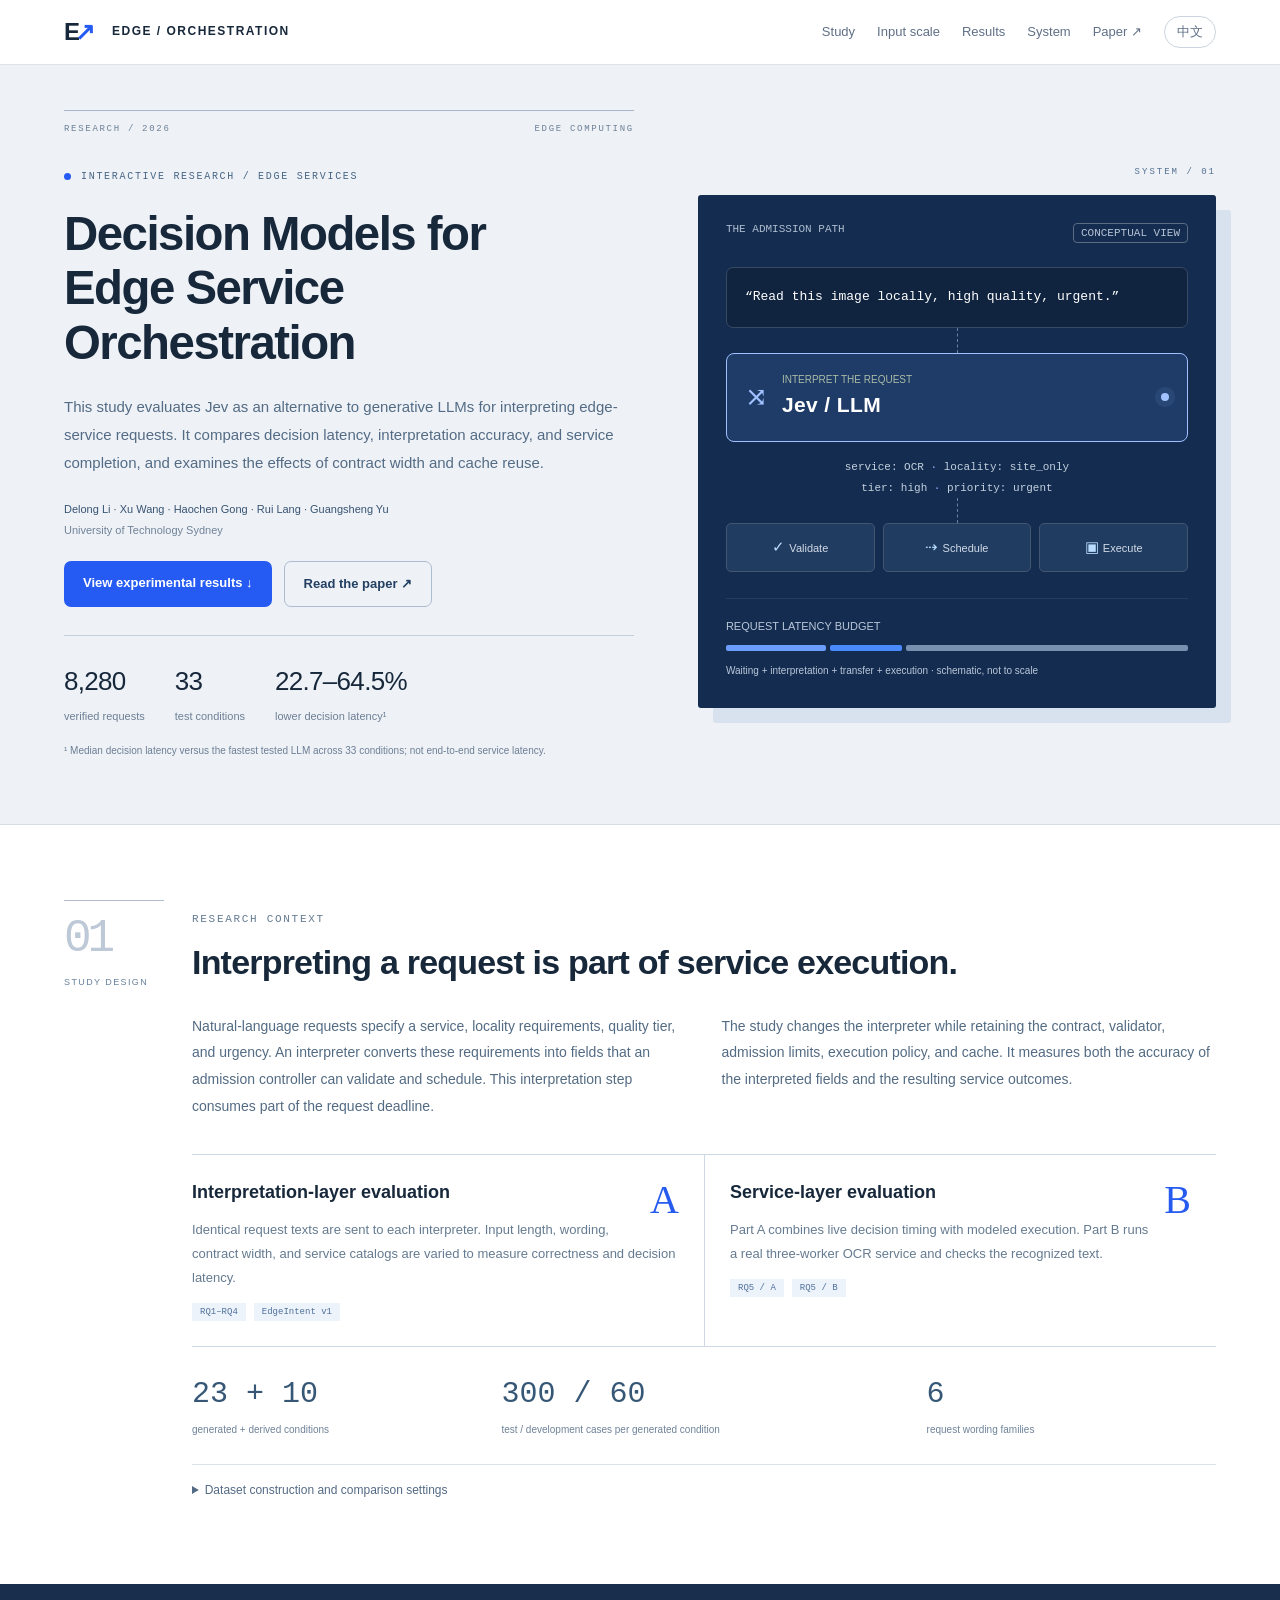
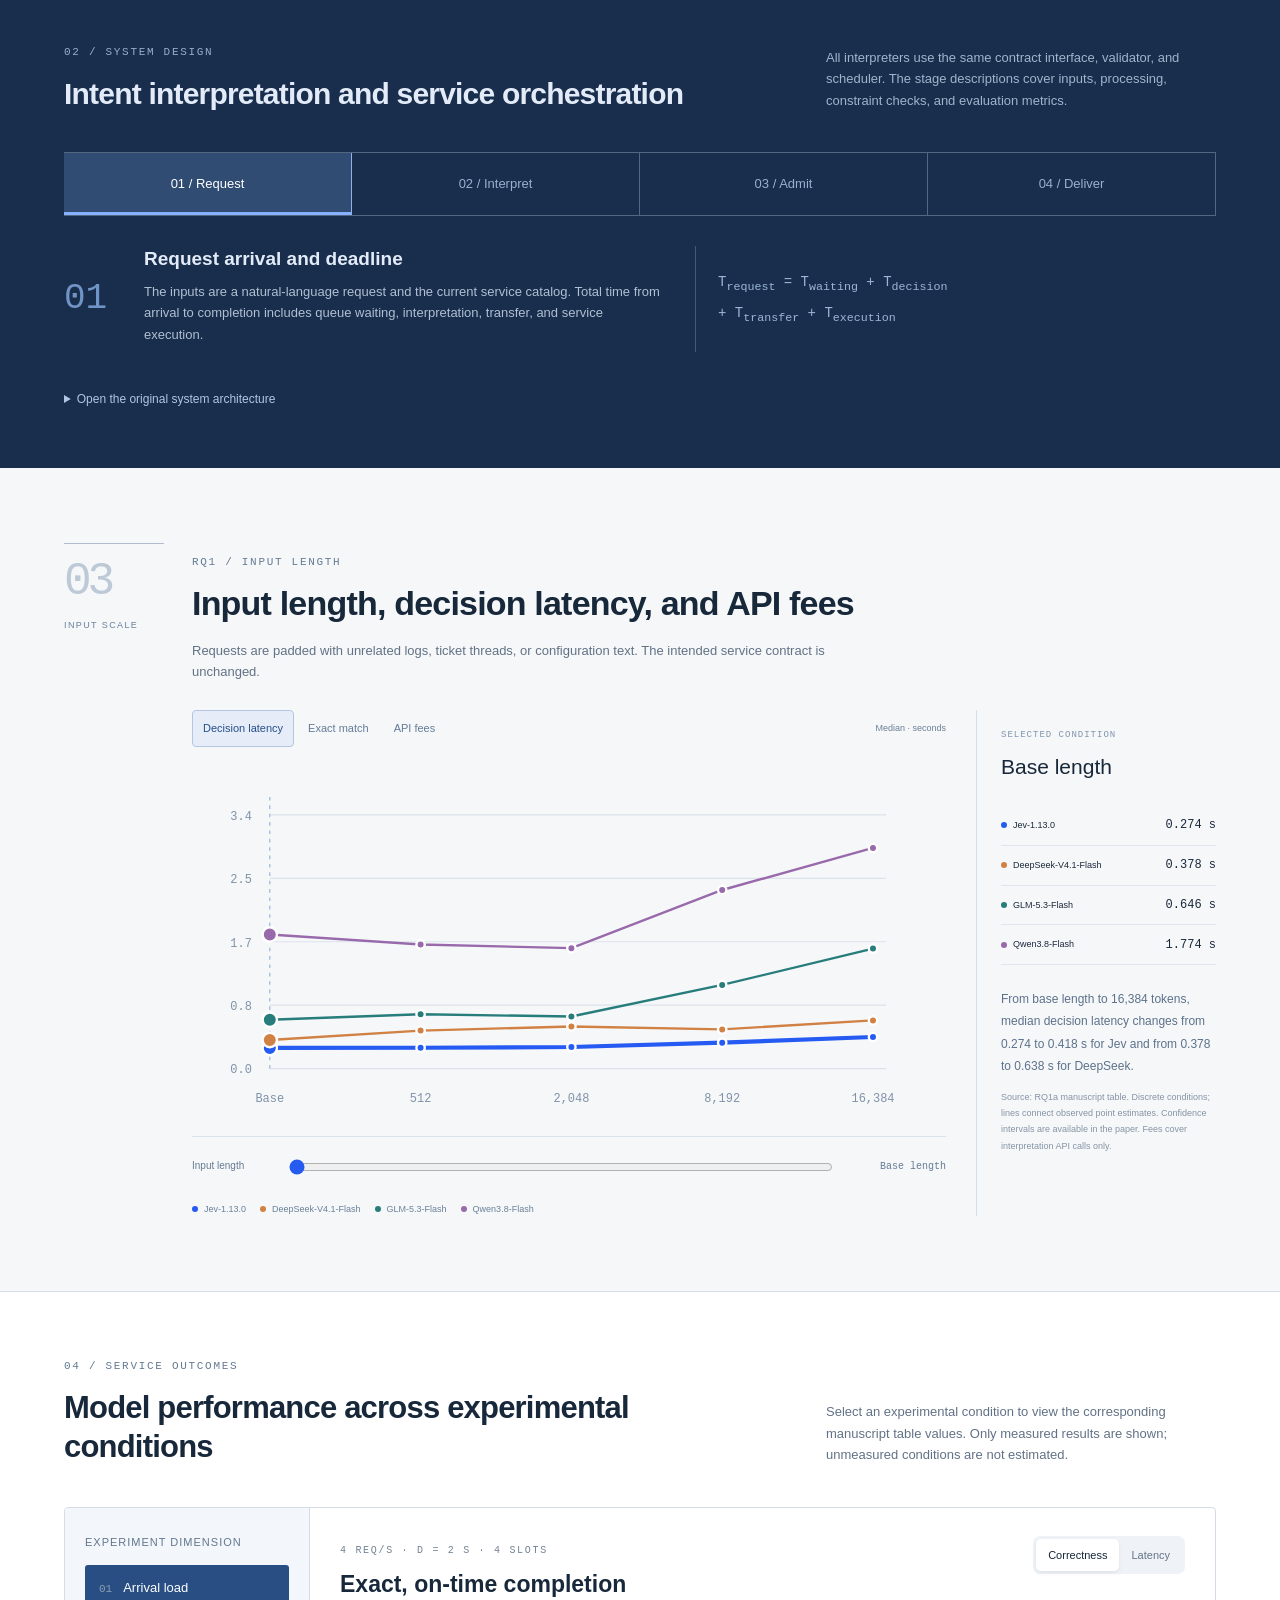
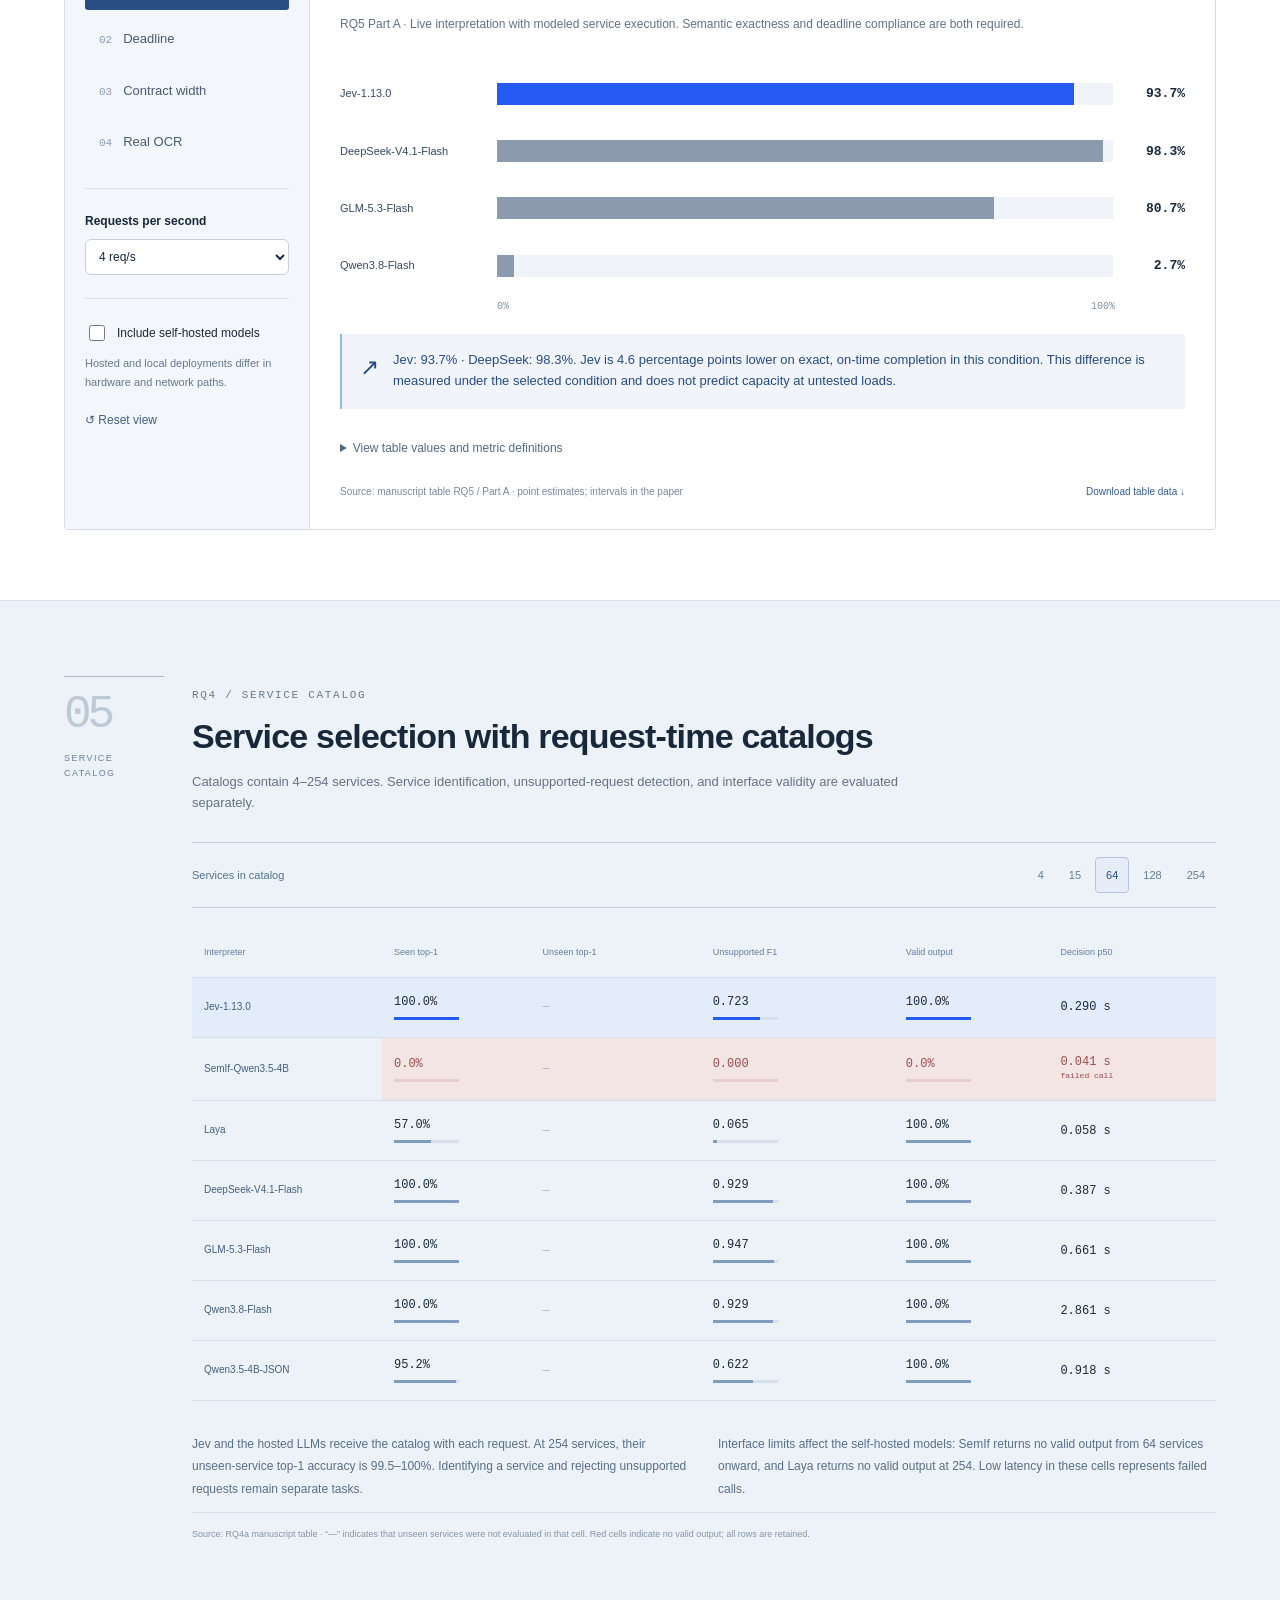
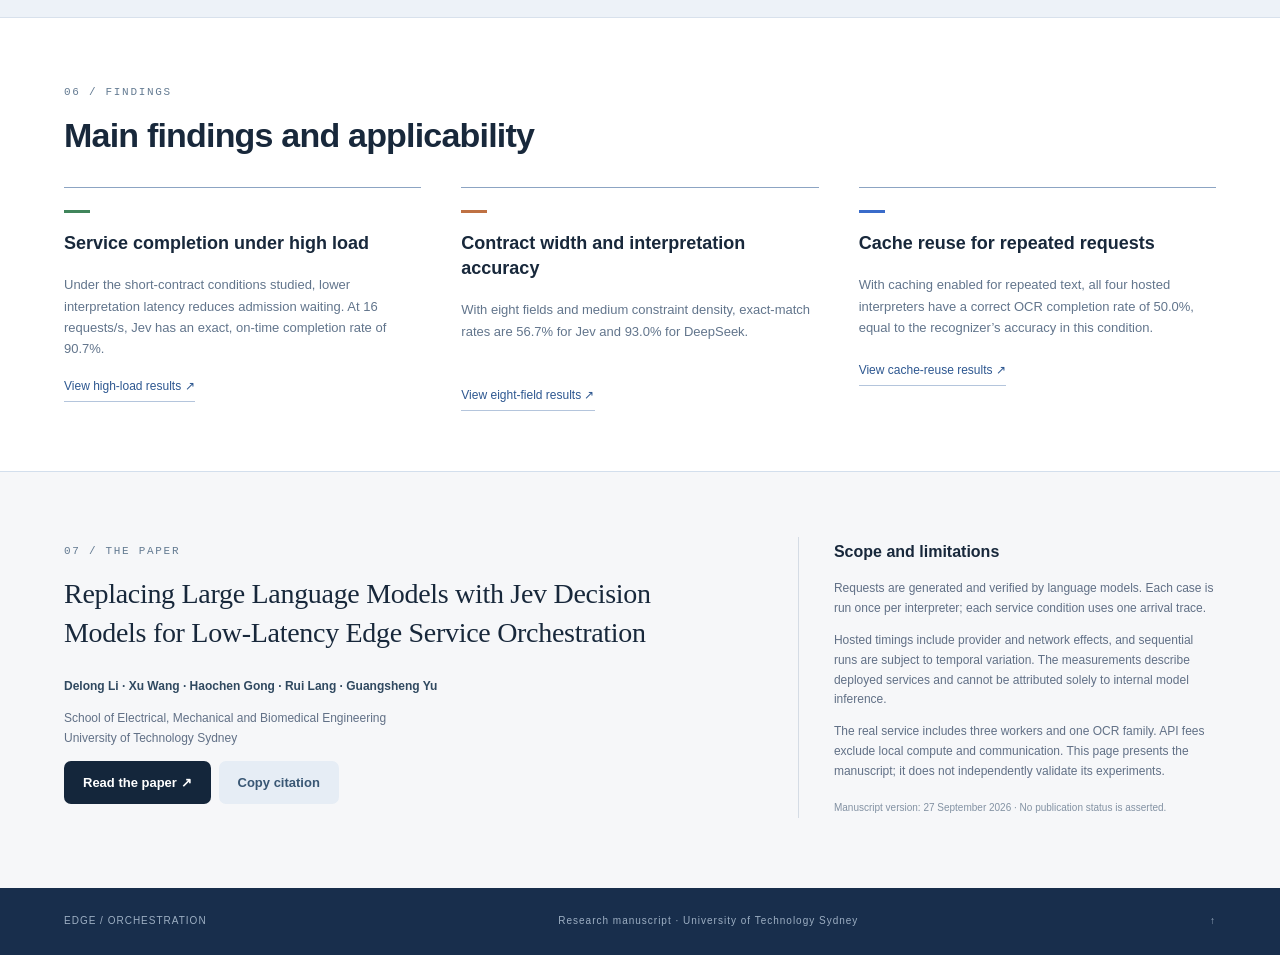
<file: docs/index.html>
<!doctype html>
<html lang="en">
  <head>
    <meta charset="UTF-8" />
    <meta name="viewport" content="width=device-width,initial-scale=1" />
    <meta name="theme-color" content="#eef2f7" />
    <meta
      name="description"
      content="Interactive results on decision latency, interpretation accuracy, and service completion in edge service orchestration."
    />
    <title>
      Replacing Large Language Models with Jev Decision Models for Low-Latency
      Edge Service Orchestration
    </title>
    <link rel="stylesheet" href="styles.css" />
    <meta
      property="og:title"
      content="Replacing Large Language Models with Jev Decision Models for Low-Latency Edge Service Orchestration"
    />
    <meta
      property="og:description"
      content="Interactive results on decision latency, interpretation accuracy, and service completion in edge service orchestration."
    />
    <meta property="og:type" content="website" />
    <meta
      property="og:url"
      content="https://onireimu.github.io/Edge-Computing-JEV/"
    />
    <meta
      property="og:image"
      content="https://onireimu.github.io/Edge-Computing-JEV/assets/system-architecture.png"
    />
    <meta name="twitter:card" content="summary" />
    <meta
      name="twitter:title"
      content="Replacing Large Language Models with Jev Decision Models for Low-Latency Edge Service Orchestration"
    />
    <meta
      name="twitter:description"
      content="Interactive results on decision latency, interpretation accuracy, and service completion in edge service orchestration."
    />
    <link
      rel="canonical"
      href="https://onireimu.github.io/Edge-Computing-JEV/"
    />
    <link
      rel="alternate"
      hreflang="en"
      href="https://onireimu.github.io/Edge-Computing-JEV/"
    />
    <link
      rel="alternate"
      hreflang="zh-CN"
      href="https://onireimu.github.io/Edge-Computing-JEV/zh/"
    />
    <link
      rel="alternate"
      hreflang="x-default"
      href="https://onireimu.github.io/Edge-Computing-JEV/"
    />
  </head>
  <body>
    <a class="skip" href="#explorer">Skip to explorer</a>
    <header>
      <a href="#top" class="brand"
        ><span class="mark">E<span>↗</span></span> EDGE / ORCHESTRATION</a
      >
      <nav>
        <a href="#study" data-x="navStudy"></a
        ><a href="#scale" data-x="navScale"></a
        ><a href="#explorer" data-i="navExplore"></a
        ><a href="#pipeline" data-i="navSystem"></a
        ><a href="#reading" data-i="navPaper"></a><a id="language"></a>
      </nav>
    </header>
    <div class="reading-progress" aria-hidden="true"><span></span></div>
    <noscript
      ><p style="padding: 30px">
        JavaScript is needed for the data explorer.
        <a href="https://arxiv.org/pdf/2609.22753">Read the paper PDF</a>.
      </p></noscript
    >
    <main id="top">
      <section class="hero">
        <div class="hero-copy">
          <div class="edition">
            <span>RESEARCH / 2026</span><span>EDGE COMPUTING</span>
          </div>
          <div class="eyebrow">
            <span class="dot"></span><span data-i="eyebrow"></span>
          </div>
          <h1 data-i="headline"></h1>
          <p class="lead" data-i="intro"></p>
          <p class="hero-authors">
            Delong Li · Xu Wang · Haochen Gong · Rui Lang · Guangsheng Yu<br /><span
              >University of Technology Sydney</span
            >
          </p>
          <div class="hero-actions">
            <a class="button lime" href="#explorer" data-i="start"></a
            ><a
              href="https://arxiv.org/pdf/2609.22753"
              class="button outline pdf"
              data-i="pdf"
            ></a>
          </div>
          <div class="facts">
            <div><b>8,280</b><span data-i="requests"></span></div>
            <div><b>33</b><span data-i="conditions"></span></div>
            <div><b>22.7–64.5%</b><span data-i="gain"></span></div>
          </div>
          <p class="hero-foot" data-i="heroFoot"></p>
        </div>
        <div class="hero-visual">
          <div class="visual-top">
            <span data-i="visualTitle"></span
            ><span class="badge" data-i="concept"></span>
          </div>
          <div class="request-chip">
            “Read this image locally, high quality, urgent.”
          </div>
          <div class="connector"></div>
          <div class="decision-box">
            <span class="node-symbol">⤨</span>
            <div>
              <small data-i="interpret"></small><strong>Jev / LLM</strong>
            </div>
            <span class="pulse"></span>
          </div>
          <div class="code-line">
            service: OCR <span>·</span> locality: site_only<br />tier: high
            <span>·</span> priority: urgent
          </div>
          <div class="connector"></div>
          <div class="workers">
            <span>✓ <small data-i="validate"></small></span
            ><span>⇢ <small data-i="schedule"></small></span
            ><span>▣ <small data-i="execute"></small></span>
          </div>
          <div class="budget">
            <span data-i="budget"></span>
            <div><i></i><i></i><i></i></div>
            <small data-i="budgetNote"></small>
          </div>
        </div>
      </section>
      <section id="study" class="study editorial">
        <div class="margin-label">
          <span>01</span><small data-x="studyLabel"></small>
        </div>
        <div class="study-main">
          <p class="section-no" data-x="researchContext"></p>
          <h2 data-x="studyTitle"></h2>
          <div class="study-prose">
            <p data-x="studyIntro"></p>
            <p data-x="studySecond"></p>
          </div>
          <div class="evidence-map">
            <div class="evidence-type">
              <span class="type-index">A</span>
              <h3 data-x="layerATitle"></h3>
              <p data-x="layerA"></p>
              <div class="micro-tags">
                <span>RQ1–RQ4</span><span>EdgeIntent v1</span>
              </div>
            </div>
            <div class="evidence-type">
              <span class="type-index">B</span>
              <h3 data-x="layerBTitle"></h3>
              <p data-x="layerB"></p>
              <div class="micro-tags">
                <span>RQ5 / A</span><span>RQ5 / B</span>
              </div>
            </div>
          </div>
          <div class="corpus-strip">
            <div><b>23 + 10</b><span data-x="corpusConditions"></span></div>
            <div><b>300 / 60</b><span data-x="corpusSplits"></span></div>
            <div><b>6</b><span data-x="wording"></span></div>
          </div>
          <details class="method-details">
            <summary data-x="corpusMore"></summary>
            <div class="corpus-steps">
              <div>
                <b>01</b>
                <h4 data-x="c1Title"></h4>
                <p data-x="c1"></p>
              </div>
              <div>
                <b>02</b>
                <h4 data-x="c2Title"></h4>
                <p data-x="c2"></p>
              </div>
              <div>
                <b>03</b>
                <h4 data-x="c3Title"></h4>
                <p data-x="c3"></p>
              </div>
            </div>
          </details>
        </div>
      </section>
      <section id="pipeline" class="pipeline">
        <div class="section-top">
          <div>
            <span class="section-no">02 / SYSTEM DESIGN</span>
            <h2 data-i="pipelineTitle"></h2>
          </div>
          <p data-i="pipelineSub"></p>
        </div>
        <div class="pipeline-tabs" id="pipeline-tabs"></div>
        <div class="pipeline-detail">
          <span id="step-number"></span>
          <div>
            <h3 id="step-title"></h3>
            <p id="step-body"></p>
          </div>
          <div class="step-equation">
            T<sub>request</sub> = T<sub>waiting</sub> + T<sub>decision</sub
            ><br />+ T<sub>transfer</sub> + T<sub>execution</sub>
          </div>
        </div>
        <details class="architecture">
          <summary data-i="architecture"></summary>
          <img
            id="architecture-img"
            alt="System architecture reproduced from the manuscript"
            loading="lazy"
          />
        </details>
      </section>
      <section id="scale" class="scale editorial">
        <div class="margin-label">
          <span>03</span><small data-x="scaleLabel"></small>
        </div>
        <div class="scale-main">
          <div class="section-top">
            <div>
              <p class="section-no">RQ1 / INPUT LENGTH</p>
              <h2 data-x="scaleTitle"></h2>
            </div>
            <p data-x="scaleIntro"></p>
          </div>
          <div class="scale-layout">
            <div class="plot-panel">
              <div class="plot-toolbar">
                <div class="segment" id="scale-metrics"></div>
                <span class="plot-unit" id="scale-unit"></span>
              </div>
              <div id="trend-plot"></div>
              <div class="scale-slider">
                <label for="input-length" data-x="lengthLabel"></label
                ><input
                  id="input-length"
                  type="range"
                  min="0"
                  max="4"
                  step="1"
                  value="0"
                /><output id="input-length-value" for="input-length"></output>
              </div>
              <div id="plot-legend" class="plot-legend"></div>
            </div>
            <aside class="scale-reading">
              <div class="data-kicker" data-x="selectedCondition"></div>
              <h3 id="scale-selection"></h3>
              <div id="scale-readout"></div>
              <p id="scale-note"></p>
              <small data-x="scaleSource"></small>
            </aside>
          </div>
        </div>
      </section>
      <section id="explorer" class="explorer">
        <div class="section-top">
          <div>
            <span class="section-no">04 / SERVICE OUTCOMES</span>
            <h2 data-i="exploreTitle"></h2>
          </div>
          <p data-i="exploreSub"></p>
        </div>
        <div class="lab">
          <aside class="controls">
            <div class="control-heading" data-i="choose"></div>
            <div id="experiments" class="experiment-list"></div>
            <div class="divider"></div>
            <div id="scenario-controls"></div>
            <div class="divider"></div>
            <label class="check"
              ><input type="checkbox" id="local-models" /><span
                data-i="showLocal"
              ></span
            ></label>
            <p class="control-note" data-i="localNote"></p>
            <button id="reset" class="text-button" data-i="reset"></button>
          </aside>
          <div class="chart-area">
            <div class="chart-top">
              <div>
                <span class="chart-eyebrow" id="chart-context"></span>
                <h3 id="chart-title"></h3>
              </div>
              <div class="metric-toggle">
                <button
                  id="completion"
                  aria-pressed="true"
                  data-i="completion"
                ></button
                ><button
                  id="latency"
                  aria-pressed="false"
                  data-i="latency"
                ></button>
              </div>
            </div>
            <p id="metric-definition" class="metric-note"></p>
            <div id="bar-chart" class="bar-chart" role="img"></div>
            <div class="chart-axis">
              <span id="axis-start"></span><span id="axis-end"></span>
            </div>
            <div class="insight" aria-live="polite">
              <span>↗</span>
              <p id="insight-text"></p>
            </div>
            <details class="data-details">
              <summary data-i="table"></summary>
              <div class="table-scroll">
                <table>
                  <thead>
                    <tr>
                      <th data-i="model"></th>
                      <th id="table-rate"></th>
                      <th id="table-time"></th>
                    </tr>
                  </thead>
                  <tbody id="table-body"></tbody>
                </table>
              </div>
            </details>
            <div class="source-row">
              <span id="source"></span
              ><a
                id="download"
                download="edge-orchestration-data.json"
                data-i="download"
              ></a>
            </div>
          </div>
        </div>
      </section>
      <section id="catalog" class="catalog editorial">
        <div class="margin-label">
          <span>05</span><small data-x="catalogLabel"></small>
        </div>
        <div class="catalog-main">
          <div class="section-top">
            <div>
              <p class="section-no">RQ4 / SERVICE CATALOG</p>
              <h2 data-x="catalogTitle"></h2>
            </div>
            <p data-x="catalogIntro"></p>
          </div>
          <div class="catalog-toolbar">
            <span data-x="catalogSize"></span>
            <div id="catalog-sizes" class="segment"></div>
          </div>
          <div class="matrix-scroll">
            <table class="matrix">
              <thead>
                <tr>
                  <th data-x="interpreter"></th>
                  <th data-x="seen"></th>
                  <th data-x="unseen"></th>
                  <th data-x="unsupported"></th>
                  <th data-x="valid"></th>
                  <th data-x="decisionTime"></th>
                </tr>
              </thead>
              <tbody id="catalog-body"></tbody>
            </table>
          </div>
          <div class="catalog-notes">
            <p data-x="catalogNote1"></p>
            <p data-x="catalogNote2"></p>
          </div>
          <div class="catalog-foot" data-x="catalogSource"></div>
        </div>
      </section>
      <section class="boundaries">
        <span class="section-no">06 / FINDINGS</span>
        <h2 data-i="boundaryTitle"></h2>
        <div class="boundary-grid">
          <article>
            <span class="signal green"></span>
            <h3 data-i="b1Title"></h3>
            <p data-i="b1"></p>
            <button data-preset="load" data-i="b1Link"></button>
          </article>
          <article>
            <span class="signal orange"></span>
            <h3 data-i="b2Title"></h3>
            <p data-i="b2"></p>
            <button data-preset="contract" data-i="b2Link"></button>
          </article>
          <article>
            <span class="signal blue"></span>
            <h3 data-i="b3Title"></h3>
            <p data-i="b3"></p>
            <button data-preset="ocr" data-i="b3Link"></button>
          </article>
        </div>
      </section>
      <section id="reading" class="reading">
        <div>
          <span class="section-no">07 / THE PAPER</span>
          <h2>
            Replacing Large Language Models with Jev Decision Models for
            Low-Latency Edge Service Orchestration
          </h2>
          <p class="authors">
            Delong Li · Xu Wang · Haochen Gong · Rui Lang · Guangsheng Yu
          </p>
          <p>
            School of Electrical, Mechanical and Biomedical Engineering<br />University
            of Technology Sydney
          </p>
          <a
            href="https://arxiv.org/pdf/2609.22753"
            class="button dark pdf"
            data-i="pdf"
          ></a
          ><button class="button pale" id="copy" data-i="copy"></button>
          <p id="copy-status" aria-live="polite"></p>
        </div>
        <aside>
          <h3 data-i="scopeTitle"></h3>
          <p data-i="scope1"></p>
          <p data-i="scope2"></p>
          <p data-i="scope3"></p>
          <small data-i="version"></small>
        </aside>
      </section>
    </main>
    <footer>
      <span>EDGE / ORCHESTRATION</span><span data-i="footer"></span
      ><a href="#top">↑</a>
    </footer>
    <script src="script.js"></script>
    <script src="extended.js"></script>
  </body>
</html>
</file>
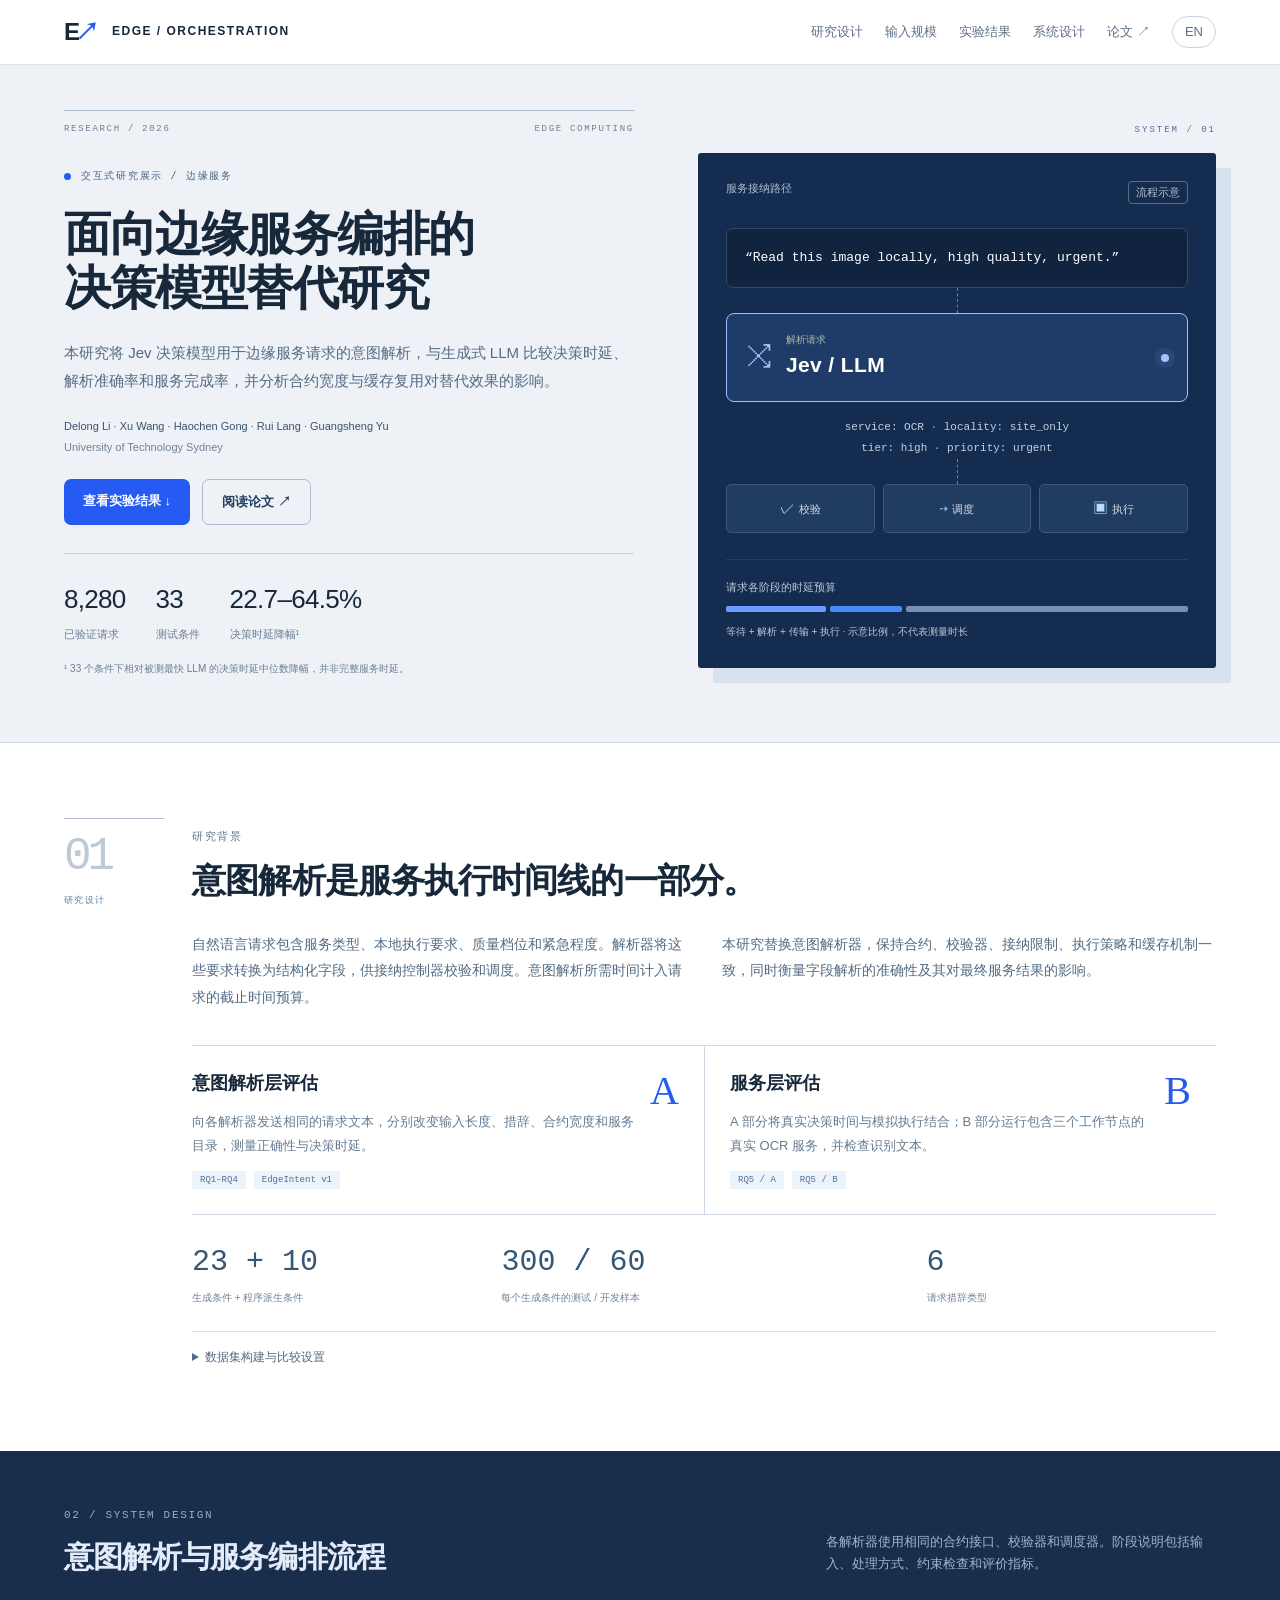
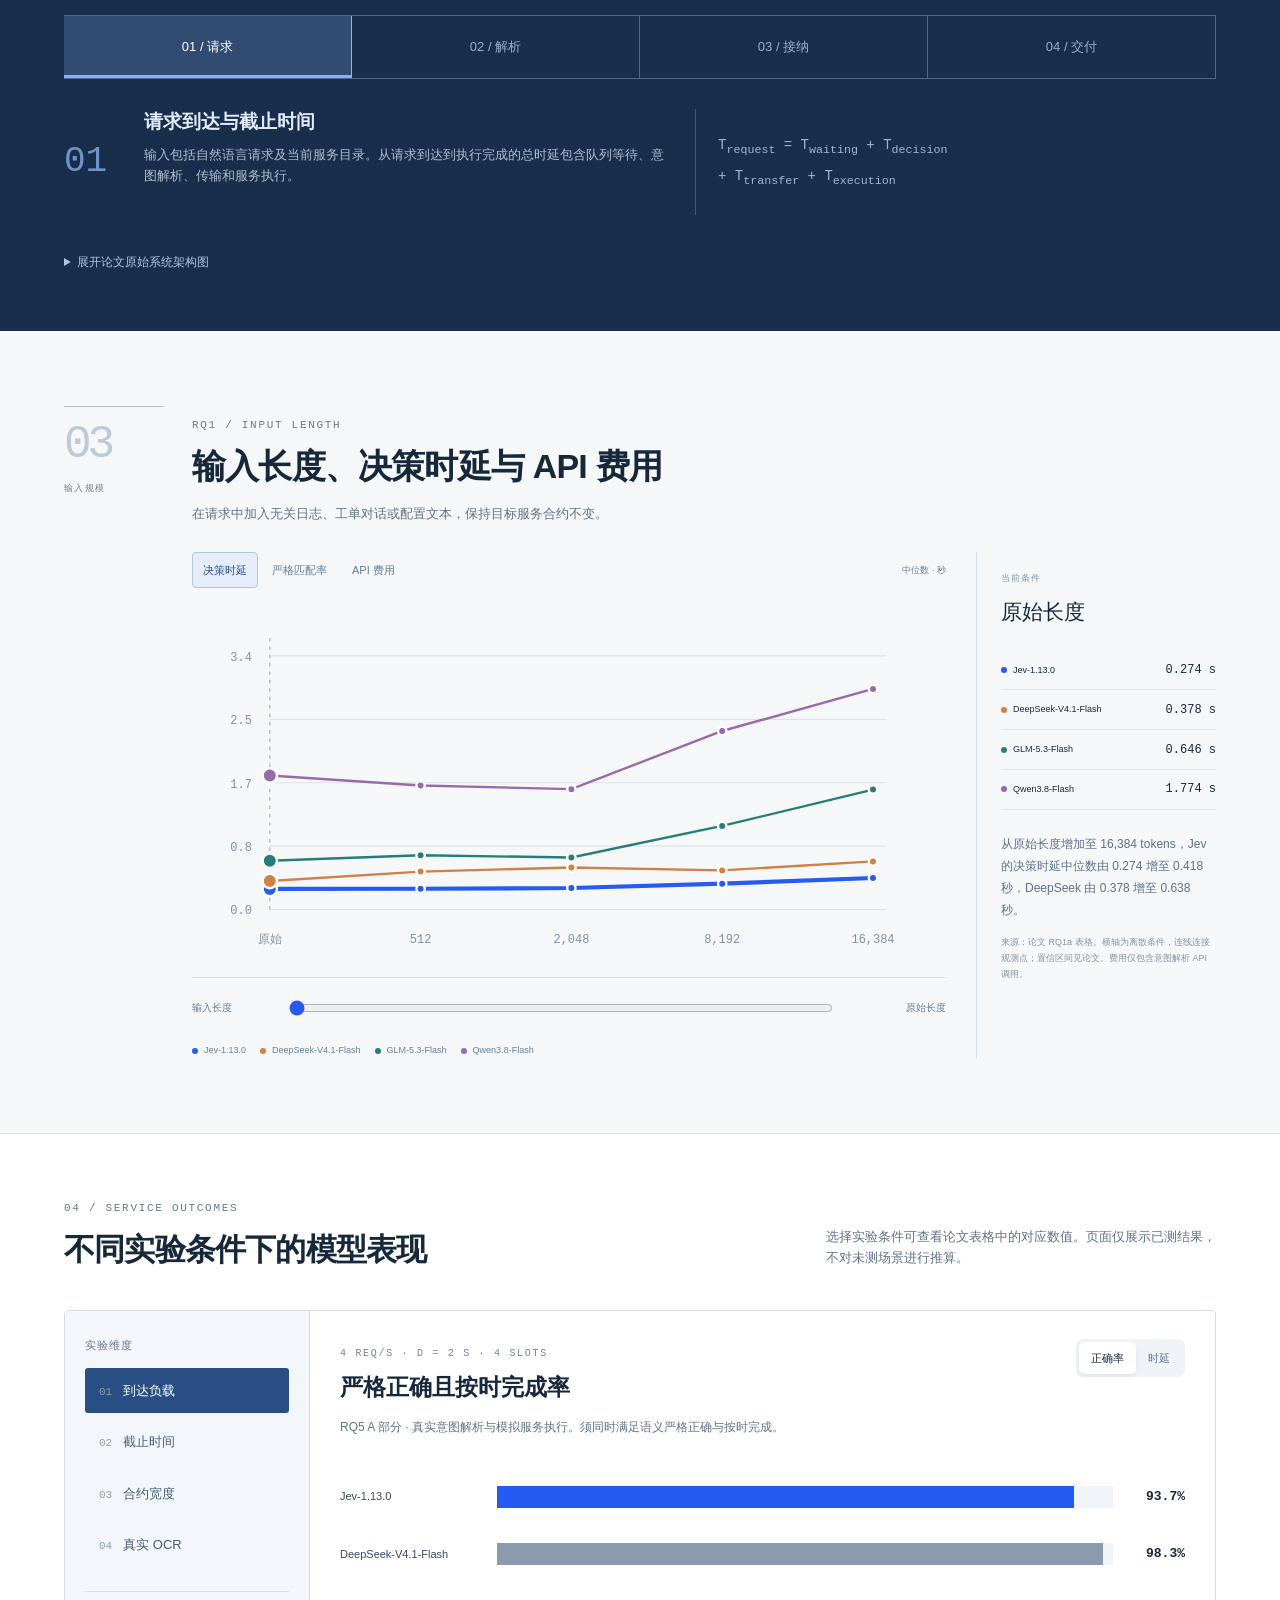
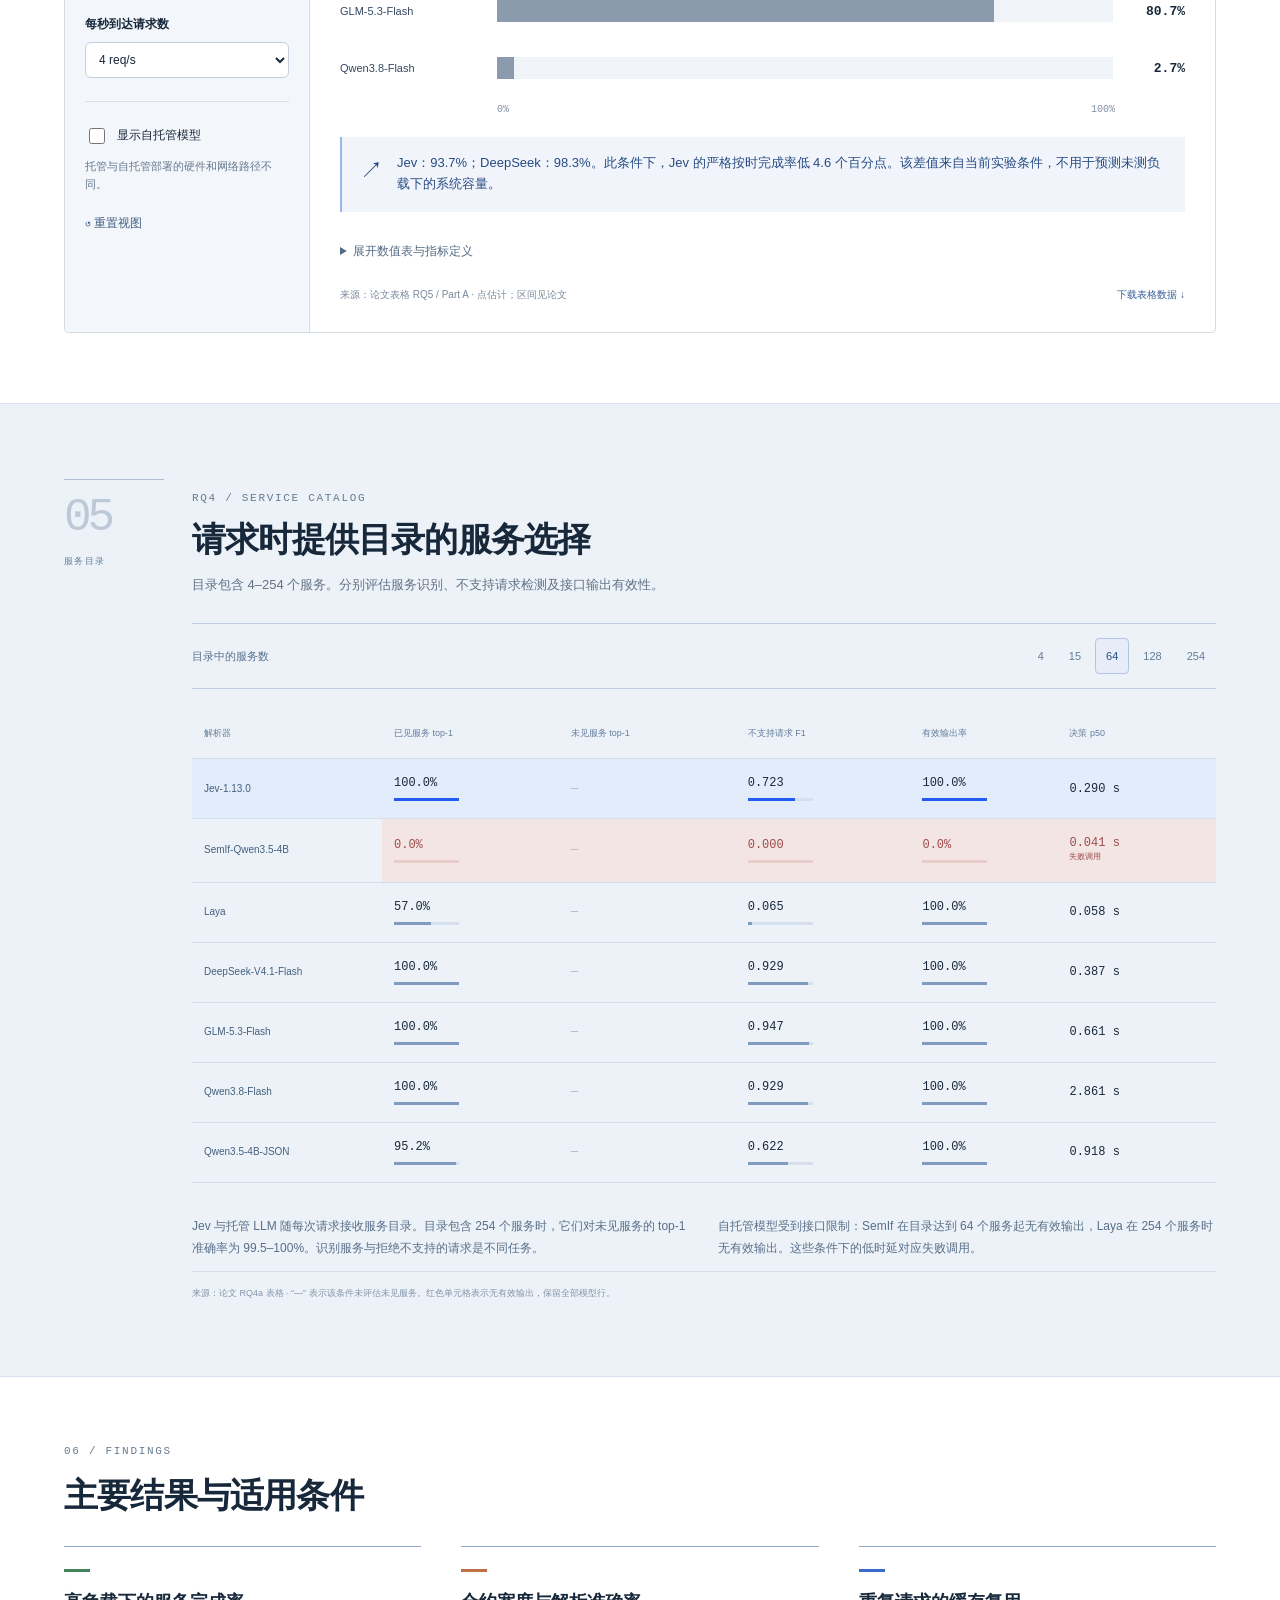
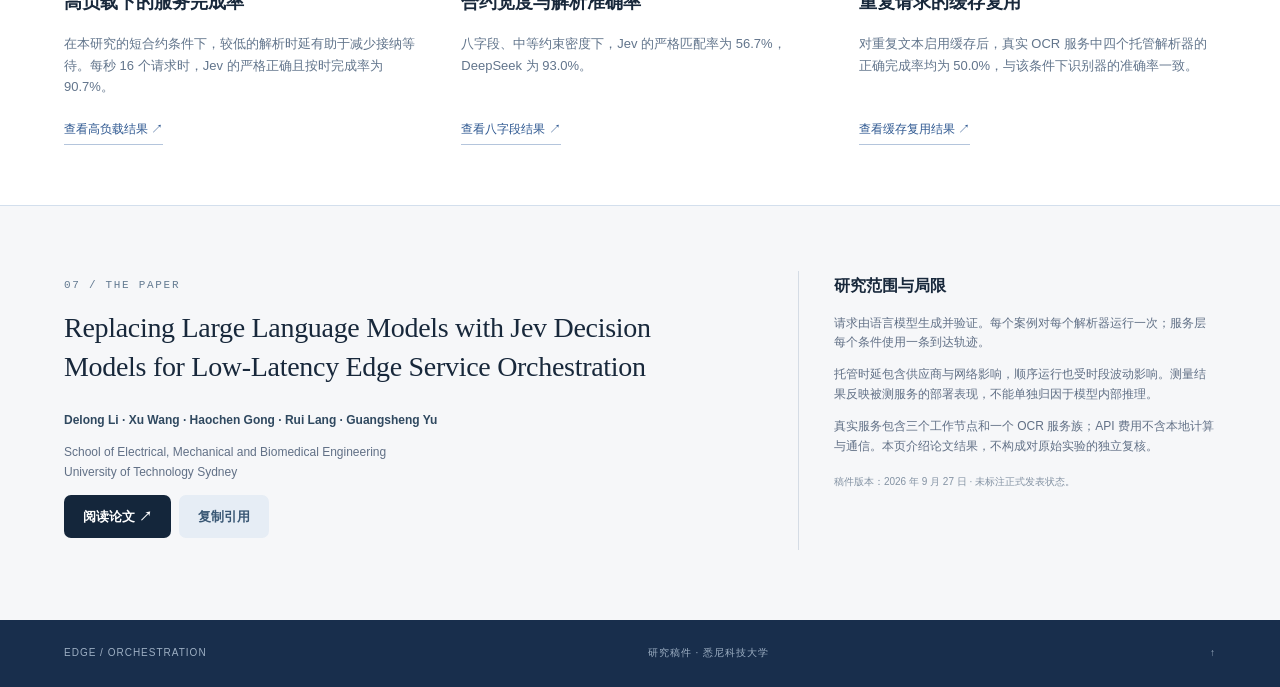
<file: docs/zh/index.html>
<!doctype html>
<html lang="zh-CN">
  <head>
    <meta charset="UTF-8" />
    <meta name="viewport" content="width=device-width,initial-scale=1" />
    <meta name="theme-color" content="#eef2f7" />
    <meta
      name="description"
      content="展示边缘服务编排中的决策时延、意图解析准确率与服务完成率，支持交互比较实验条件。"
    />
    <title>
      Replacing Large Language Models with Jev Decision Models for Low-Latency
      Edge Service Orchestration
    </title>
    <link rel="stylesheet" href="../styles.css" />
    <meta
      property="og:title"
      content="Replacing Large Language Models with Jev Decision Models for Low-Latency Edge Service Orchestration"
    />
    <meta
      property="og:description"
      content="展示边缘服务编排中的决策时延、意图解析准确率与服务完成率，支持交互比较实验条件。"
    />
    <meta property="og:type" content="website" />
    <meta
      property="og:url"
      content="https://onireimu.github.io/Edge-Computing-JEV/zh/"
    />
    <meta
      property="og:image"
      content="https://onireimu.github.io/Edge-Computing-JEV/assets/system-architecture.png"
    />
    <meta name="twitter:card" content="summary" />
    <meta
      name="twitter:title"
      content="Replacing Large Language Models with Jev Decision Models for Low-Latency Edge Service Orchestration"
    />
    <meta
      name="twitter:description"
      content="展示边缘服务编排中的决策时延、意图解析准确率与服务完成率，支持交互比较实验条件。"
    />
    <link
      rel="canonical"
      href="https://onireimu.github.io/Edge-Computing-JEV/zh/"
    />
    <link
      rel="alternate"
      hreflang="en"
      href="https://onireimu.github.io/Edge-Computing-JEV/"
    />
    <link
      rel="alternate"
      hreflang="zh-CN"
      href="https://onireimu.github.io/Edge-Computing-JEV/zh/"
    />
    <link
      rel="alternate"
      hreflang="x-default"
      href="https://onireimu.github.io/Edge-Computing-JEV/"
    />
  </head>
  <body>
    <a class="skip" href="#explorer">Skip to explorer</a>
    <header>
      <a href="#top" class="brand"
        ><span class="mark">E<span>↗</span></span> EDGE / ORCHESTRATION</a
      >
      <nav>
        <a href="#study" data-x="navStudy"></a
        ><a href="#scale" data-x="navScale"></a
        ><a href="#explorer" data-i="navExplore"></a
        ><a href="#pipeline" data-i="navSystem"></a
        ><a href="#reading" data-i="navPaper"></a><a id="language"></a>
      </nav>
    </header>
    <div class="reading-progress" aria-hidden="true"><span></span></div>
    <noscript
      ><p style="padding: 30px">
        JavaScript is needed for the data explorer.
        <a href="https://arxiv.org/pdf/2609.22753">Read the paper PDF</a>.
      </p></noscript
    >
    <main id="top">
      <section class="hero">
        <div class="hero-copy">
          <div class="edition">
            <span>RESEARCH / 2026</span><span>EDGE COMPUTING</span>
          </div>
          <div class="eyebrow">
            <span class="dot"></span><span data-i="eyebrow"></span>
          </div>
          <h1 data-i="headline"></h1>
          <p class="lead" data-i="intro"></p>
          <p class="hero-authors">
            Delong Li · Xu Wang · Haochen Gong · Rui Lang · Guangsheng Yu<br /><span
              >University of Technology Sydney</span
            >
          </p>
          <div class="hero-actions">
            <a class="button lime" href="#explorer" data-i="start"></a
            ><a
              href="https://arxiv.org/pdf/2609.22753"
              class="button outline pdf"
              data-i="pdf"
            ></a>
          </div>
          <div class="facts">
            <div><b>8,280</b><span data-i="requests"></span></div>
            <div><b>33</b><span data-i="conditions"></span></div>
            <div><b>22.7–64.5%</b><span data-i="gain"></span></div>
          </div>
          <p class="hero-foot" data-i="heroFoot"></p>
        </div>
        <div class="hero-visual">
          <div class="visual-top">
            <span data-i="visualTitle"></span
            ><span class="badge" data-i="concept"></span>
          </div>
          <div class="request-chip">
            “Read this image locally, high quality, urgent.”
          </div>
          <div class="connector"></div>
          <div class="decision-box">
            <span class="node-symbol">⤨</span>
            <div>
              <small data-i="interpret"></small><strong>Jev / LLM</strong>
            </div>
            <span class="pulse"></span>
          </div>
          <div class="code-line">
            service: OCR <span>·</span> locality: site_only<br />tier: high
            <span>·</span> priority: urgent
          </div>
          <div class="connector"></div>
          <div class="workers">
            <span>✓ <small data-i="validate"></small></span
            ><span>⇢ <small data-i="schedule"></small></span
            ><span>▣ <small data-i="execute"></small></span>
          </div>
          <div class="budget">
            <span data-i="budget"></span>
            <div><i></i><i></i><i></i></div>
            <small data-i="budgetNote"></small>
          </div>
        </div>
      </section>
      <section id="study" class="study editorial">
        <div class="margin-label">
          <span>01</span><small data-x="studyLabel"></small>
        </div>
        <div class="study-main">
          <p class="section-no" data-x="researchContext"></p>
          <h2 data-x="studyTitle"></h2>
          <div class="study-prose">
            <p data-x="studyIntro"></p>
            <p data-x="studySecond"></p>
          </div>
          <div class="evidence-map">
            <div class="evidence-type">
              <span class="type-index">A</span>
              <h3 data-x="layerATitle"></h3>
              <p data-x="layerA"></p>
              <div class="micro-tags">
                <span>RQ1–RQ4</span><span>EdgeIntent v1</span>
              </div>
            </div>
            <div class="evidence-type">
              <span class="type-index">B</span>
              <h3 data-x="layerBTitle"></h3>
              <p data-x="layerB"></p>
              <div class="micro-tags">
                <span>RQ5 / A</span><span>RQ5 / B</span>
              </div>
            </div>
          </div>
          <div class="corpus-strip">
            <div><b>23 + 10</b><span data-x="corpusConditions"></span></div>
            <div><b>300 / 60</b><span data-x="corpusSplits"></span></div>
            <div><b>6</b><span data-x="wording"></span></div>
          </div>
          <details class="method-details">
            <summary data-x="corpusMore"></summary>
            <div class="corpus-steps">
              <div>
                <b>01</b>
                <h4 data-x="c1Title"></h4>
                <p data-x="c1"></p>
              </div>
              <div>
                <b>02</b>
                <h4 data-x="c2Title"></h4>
                <p data-x="c2"></p>
              </div>
              <div>
                <b>03</b>
                <h4 data-x="c3Title"></h4>
                <p data-x="c3"></p>
              </div>
            </div>
          </details>
        </div>
      </section>
      <section id="pipeline" class="pipeline">
        <div class="section-top">
          <div>
            <span class="section-no">02 / SYSTEM DESIGN</span>
            <h2 data-i="pipelineTitle"></h2>
          </div>
          <p data-i="pipelineSub"></p>
        </div>
        <div class="pipeline-tabs" id="pipeline-tabs"></div>
        <div class="pipeline-detail">
          <span id="step-number"></span>
          <div>
            <h3 id="step-title"></h3>
            <p id="step-body"></p>
          </div>
          <div class="step-equation">
            T<sub>request</sub> = T<sub>waiting</sub> + T<sub>decision</sub
            ><br />+ T<sub>transfer</sub> + T<sub>execution</sub>
          </div>
        </div>
        <details class="architecture">
          <summary data-i="architecture"></summary>
          <img
            id="architecture-img"
            alt="System architecture reproduced from the manuscript"
            loading="lazy"
          />
        </details>
      </section>
      <section id="scale" class="scale editorial">
        <div class="margin-label">
          <span>03</span><small data-x="scaleLabel"></small>
        </div>
        <div class="scale-main">
          <div class="section-top">
            <div>
              <p class="section-no">RQ1 / INPUT LENGTH</p>
              <h2 data-x="scaleTitle"></h2>
            </div>
            <p data-x="scaleIntro"></p>
          </div>
          <div class="scale-layout">
            <div class="plot-panel">
              <div class="plot-toolbar">
                <div class="segment" id="scale-metrics"></div>
                <span class="plot-unit" id="scale-unit"></span>
              </div>
              <div id="trend-plot"></div>
              <div class="scale-slider">
                <label for="input-length" data-x="lengthLabel"></label
                ><input
                  id="input-length"
                  type="range"
                  min="0"
                  max="4"
                  step="1"
                  value="0"
                /><output id="input-length-value" for="input-length"></output>
              </div>
              <div id="plot-legend" class="plot-legend"></div>
            </div>
            <aside class="scale-reading">
              <div class="data-kicker" data-x="selectedCondition"></div>
              <h3 id="scale-selection"></h3>
              <div id="scale-readout"></div>
              <p id="scale-note"></p>
              <small data-x="scaleSource"></small>
            </aside>
          </div>
        </div>
      </section>
      <section id="explorer" class="explorer">
        <div class="section-top">
          <div>
            <span class="section-no">04 / SERVICE OUTCOMES</span>
            <h2 data-i="exploreTitle"></h2>
          </div>
          <p data-i="exploreSub"></p>
        </div>
        <div class="lab">
          <aside class="controls">
            <div class="control-heading" data-i="choose"></div>
            <div id="experiments" class="experiment-list"></div>
            <div class="divider"></div>
            <div id="scenario-controls"></div>
            <div class="divider"></div>
            <label class="check"
              ><input type="checkbox" id="local-models" /><span
                data-i="showLocal"
              ></span
            ></label>
            <p class="control-note" data-i="localNote"></p>
            <button id="reset" class="text-button" data-i="reset"></button>
          </aside>
          <div class="chart-area">
            <div class="chart-top">
              <div>
                <span class="chart-eyebrow" id="chart-context"></span>
                <h3 id="chart-title"></h3>
              </div>
              <div class="metric-toggle">
                <button
                  id="completion"
                  aria-pressed="true"
                  data-i="completion"
                ></button
                ><button
                  id="latency"
                  aria-pressed="false"
                  data-i="latency"
                ></button>
              </div>
            </div>
            <p id="metric-definition" class="metric-note"></p>
            <div id="bar-chart" class="bar-chart" role="img"></div>
            <div class="chart-axis">
              <span id="axis-start"></span><span id="axis-end"></span>
            </div>
            <div class="insight" aria-live="polite">
              <span>↗</span>
              <p id="insight-text"></p>
            </div>
            <details class="data-details">
              <summary data-i="table"></summary>
              <div class="table-scroll">
                <table>
                  <thead>
                    <tr>
                      <th data-i="model"></th>
                      <th id="table-rate"></th>
                      <th id="table-time"></th>
                    </tr>
                  </thead>
                  <tbody id="table-body"></tbody>
                </table>
              </div>
            </details>
            <div class="source-row">
              <span id="source"></span
              ><a
                id="download"
                download="edge-orchestration-data.json"
                data-i="download"
              ></a>
            </div>
          </div>
        </div>
      </section>
      <section id="catalog" class="catalog editorial">
        <div class="margin-label">
          <span>05</span><small data-x="catalogLabel"></small>
        </div>
        <div class="catalog-main">
          <div class="section-top">
            <div>
              <p class="section-no">RQ4 / SERVICE CATALOG</p>
              <h2 data-x="catalogTitle"></h2>
            </div>
            <p data-x="catalogIntro"></p>
          </div>
          <div class="catalog-toolbar">
            <span data-x="catalogSize"></span>
            <div id="catalog-sizes" class="segment"></div>
          </div>
          <div class="matrix-scroll">
            <table class="matrix">
              <thead>
                <tr>
                  <th data-x="interpreter"></th>
                  <th data-x="seen"></th>
                  <th data-x="unseen"></th>
                  <th data-x="unsupported"></th>
                  <th data-x="valid"></th>
                  <th data-x="decisionTime"></th>
                </tr>
              </thead>
              <tbody id="catalog-body"></tbody>
            </table>
          </div>
          <div class="catalog-notes">
            <p data-x="catalogNote1"></p>
            <p data-x="catalogNote2"></p>
          </div>
          <div class="catalog-foot" data-x="catalogSource"></div>
        </div>
      </section>
      <section class="boundaries">
        <span class="section-no">06 / FINDINGS</span>
        <h2 data-i="boundaryTitle"></h2>
        <div class="boundary-grid">
          <article>
            <span class="signal green"></span>
            <h3 data-i="b1Title"></h3>
            <p data-i="b1"></p>
            <button data-preset="load" data-i="b1Link"></button>
          </article>
          <article>
            <span class="signal orange"></span>
            <h3 data-i="b2Title"></h3>
            <p data-i="b2"></p>
            <button data-preset="contract" data-i="b2Link"></button>
          </article>
          <article>
            <span class="signal blue"></span>
            <h3 data-i="b3Title"></h3>
            <p data-i="b3"></p>
            <button data-preset="ocr" data-i="b3Link"></button>
          </article>
        </div>
      </section>
      <section id="reading" class="reading">
        <div>
          <span class="section-no">07 / THE PAPER</span>
          <h2>
            Replacing Large Language Models with Jev Decision Models for
            Low-Latency Edge Service Orchestration
          </h2>
          <p class="authors">
            Delong Li · Xu Wang · Haochen Gong · Rui Lang · Guangsheng Yu
          </p>
          <p>
            School of Electrical, Mechanical and Biomedical Engineering<br />University
            of Technology Sydney
          </p>
          <a
            href="https://arxiv.org/pdf/2609.22753"
            class="button dark pdf"
            data-i="pdf"
          ></a
          ><button class="button pale" id="copy" data-i="copy"></button>
          <p id="copy-status" aria-live="polite"></p>
        </div>
        <aside>
          <h3 data-i="scopeTitle"></h3>
          <p data-i="scope1"></p>
          <p data-i="scope2"></p>
          <p data-i="scope3"></p>
          <small data-i="version"></small>
        </aside>
      </section>
    </main>
    <footer>
      <span>EDGE / ORCHESTRATION</span><span data-i="footer"></span
      ><a href="#top">↑</a>
    </footer>
    <script src="../script.js"></script>
    <script src="../extended.js"></script>
  </body>
</html>
</file>
<file: docs/styles.css>
:root {
  --ink: #122235;
  --muted: #627286;
  --navy: #0d1827;
  --lime: #c4f568;
  --line: #dce3eb;
  --blue: #336ee9;
  --bg: #f5f7fa;
}
* {
  box-sizing: border-box;
}
html {
  scroll-behavior: smooth;
  scroll-padding-top: 90px;
}
body {
  margin: 0;
  background: var(--bg);
  color: var(--ink);
  font:
    15px/1.65 -apple-system,
    BlinkMacSystemFont,
    "Segoe UI",
    "PingFang SC",
    sans-serif;
}
a {
  color: inherit;
  text-decoration: none;
}
button,
input,
select {
  font: inherit;
}
button,
a,
select,
input {
  touch-action: manipulation;
}
button {
  cursor: pointer;
}
button:focus-visible,
a:focus-visible,
input:focus-visible,
select:focus-visible,
summary:focus-visible {
  outline: 3px solid #3083ff;
  outline-offset: 4px;
}
header {
  height: 76px;
  background: var(--navy);
  color: #fff;
  display: flex;
  align-items: center;
  justify-content: space-between;
  padding: 0 max(5vw, 24px);
  border-bottom: 1px solid #ffffff20;
  position: sticky;
  top: 0;
  z-index: 10;
}
.brand {
  font-size: 12px;
  letter-spacing: 1.5px;
  font-weight: 750;
  display: flex;
  align-items: center;
  gap: 12px;
}
.mark {
  font-size: 24px;
  letter-spacing: -5px;
  display: inline-flex;
  width: 36px;
}
.mark span {
  color: var(--lime);
}
nav {
  display: flex;
  align-items: center;
  gap: 28px;
  font-size: 13px;
}
nav a {
  color: #c6cfda;
}
nav a:hover {
  color: var(--lime);
}
#language {
  border: 1px solid #ffffff40;
  border-radius: 20px;
  padding: 4px 12px;
}
.hero {
  background: var(--navy);
  color: #fff;
  padding: 64px max(5vw, 24px) 60px;
  display: grid;
  grid-template-columns: 1.1fr 1fr;
  gap: 7vw;
  align-items: center;
}
.eyebrow,
.section-no,
.chart-eyebrow {
  font:
    11px/1.5 ui-monospace,
    monospace;
  letter-spacing: 1.7px;
  text-transform: uppercase;
}
.eyebrow {
  color: #b2becd;
  display: flex;
  align-items: center;
  gap: 10px;
}
.dot {
  height: 7px;
  width: 7px;
  background: var(--lime);
  border-radius: 50%;
}
h1 {
  font-size: clamp(36px, 4.5vw, 66px);
  letter-spacing: -2px;
  line-height: 1.13;
  margin: 23px 0;
  font-weight: 650;
}
h1 em {
  color: var(--lime);
  font-style: normal;
}
h2 {
  font-size: 34px;
  line-height: 1.25;
  letter-spacing: -0.8px;
  margin: 12px 0;
}
h3 {
  line-height: 1.4;
}
.lead {
  max-width: 600px;
  color: #b6c3d2;
  font-size: 17px;
  line-height: 1.85;
}
.hero-actions {
  display: flex;
  gap: 12px;
  margin: 28px 0;
}
.button {
  display: inline-block;
  border: 0;
  padding: 11px 19px;
  border-radius: 7px;
  font-size: 13px;
  font-weight: 650;
}
.lime {
  background: var(--lime);
  color: #172b20;
}
.outline {
  border: 1px solid #566372;
  color: #fff;
}
.facts {
  display: flex;
  gap: 30px;
  border-top: 1px solid #ffffff24;
  padding-top: 24px;
  margin-top: 32px;
}
.facts div {
  display: flex;
  flex-direction: column;
  gap: 4px;
}
.facts b {
  font-size: 25px;
  font-weight: 600;
  letter-spacing: -0.7px;
}
.facts span,
.hero-foot {
  color: #b3c0d0;
  font-size: 11px;
}
.hero-foot {
  max-width: 550px;
  margin-top: 18px;
}
.hero-visual {
  border: 1px solid #3d4c61;
  background: linear-gradient(135deg, #1b2b40, #122035);
  border-radius: 16px;
  padding: 26px;
  box-shadow: 0 25px 90px #0003;
  position: relative;
}
.visual-top {
  display: flex;
  justify-content: space-between;
  gap: 10px;
  font:
    11px ui-monospace,
    monospace;
  color: #aebed0;
}
.badge {
  color: #b6c2d3;
  border: 1px solid #596c82;
  padding: 3px 7px;
  border-radius: 4px;
}
.request-chip {
  font:
    13px/1.7 ui-monospace,
    monospace;
  background: #0d1827;
  padding: 18px;
  border: 1px solid #384962;
  border-radius: 7px;
  margin-top: 24px;
}
.connector {
  height: 25px;
  border-left: 1px dashed #6b829c;
  margin-left: 50%;
}
.decision-box {
  border: 1px solid #b4ed65;
  border-radius: 8px;
  display: flex;
  align-items: center;
  gap: 14px;
  padding: 18px;
  background: #c4f56808;
}
.node-symbol {
  font-size: 27px;
  color: var(--lime);
}
.decision-box small,
.decision-box strong {
  display: block;
}
.decision-box small {
  font-size: 10px;
  color: #a9bba5;
}
.decision-box strong {
  font-size: 21px;
  letter-spacing: 0.4px;
}
.pulse {
  margin-left: auto;
  height: 8px;
  width: 8px;
  background: var(--lime);
  border-radius: 50%;
  box-shadow: 0 0 0 6px #c4f56818;
}
.code-line {
  font:
    11px/1.9 ui-monospace,
    monospace;
  padding: 15px 10px 0;
  text-align: center;
  color: #c3d1df;
}
.code-line span {
  color: var(--lime);
}
.workers {
  display: flex;
  justify-content: space-between;
  gap: 8px;
}
.workers > span {
  background: #26384e;
  border: 1px solid #425670;
  padding: 11px 8px;
  border-radius: 5px;
  flex: 1;
  text-align: center;
  color: #b9ddff;
}
.workers small {
  font-size: 11px;
  color: #d2dbe7;
}
.budget {
  margin-top: 26px;
  border-top: 1px solid #ffffff15;
  padding-top: 18px;
  font-size: 11px;
  color: #bac8d9;
}
.budget > div {
  display: flex;
  height: 6px;
  gap: 4px;
  margin: 10px 0;
}
.budget i {
  background: var(--lime);
  width: 22%;
  border-radius: 2px;
}
.budget i:nth-child(2) {
  background: #4a8aff;
  width: 16%;
}
.budget i:nth-child(3) {
  background: #7890af;
  width: 62%;
}
.budget small {
  font-size: 10px;
}
.explorer,
.pipeline,
.boundaries,
.reading {
  max-width: 1360px;
  margin: auto;
  padding: 70px max(5vw, 24px);
}
.section-top {
  display: flex;
  justify-content: space-between;
  gap: 45px;
  align-items: flex-end;
  margin-bottom: 28px;
}
.section-no {
  color: #647b92;
}
.section-top > p {
  max-width: 390px;
  color: var(--muted);
  font-size: 13px;
}
.lab {
  display: grid;
  grid-template-columns: 245px 1fr;
  background: #fff;
  border: 1px solid var(--line);
  border-radius: 14px;
  overflow: hidden;
  box-shadow: 0 10px 36px #22374d05;
}
.controls {
  padding: 25px 20px;
  background: #eef2f7;
  border-right: 1px solid var(--line);
}
.control-heading {
  font-size: 11px;
  color: #62778f;
  letter-spacing: 1px;
  margin-bottom: 14px;
}
.experiment-list {
  display: grid;
  gap: 6px;
}
.experiment-list button {
  border: 0;
  background: transparent;
  text-align: left;
  padding: 12px 14px;
  color: #485c72;
  border-radius: 6px;
  font-size: 13px;
}
.experiment-list button[aria-pressed="true"] {
  background: var(--ink);
  color: #fff;
}
.experiment-list button span {
  margin-right: 11px;
  color: #8d9eb0;
  font:
    11px ui-monospace,
    monospace;
}
.divider {
  height: 1px;
  background: #d7dfe9;
  margin: 23px 0;
}
.control-label {
  display: block;
  font-size: 12px;
  font-weight: 600;
  margin: 15px 0 8px;
}
select {
  width: 100%;
  padding: 9px;
  border: 1px solid #c6d0dd;
  border-radius: 6px;
  background: white;
  color: var(--ink);
  font-size: 12px;
}
.check {
  display: flex;
  align-items: center;
  gap: 9px;
  font-size: 12px;
  cursor: pointer;
}
.check input {
  accent-color: #1d3d67;
  width: 16px;
  height: 16px;
}
.control-note {
  font-size: 11px;
  color: #657991;
  margin: 10px 0;
}
.text-button {
  border: 0;
  background: transparent;
  color: #425f83;
  font-size: 12px;
  padding: 10px 0;
}
.chart-area {
  padding: 28px 30px;
  min-width: 0;
}
.chart-top {
  display: flex;
  justify-content: space-between;
  gap: 15px;
  align-items: flex-start;
}
.chart-eyebrow {
  color: #728295;
  font-size: 10px;
}
.chart-top h3 {
  font-size: 23px;
  margin: 8px 0;
}
.metric-toggle {
  display: flex;
  padding: 3px;
  background: #eff3f8;
  border-radius: 7px;
  flex-shrink: 0;
}
.metric-toggle button {
  padding: 7px 12px;
  border: 0;
  background: transparent;
  font-size: 11px;
  border-radius: 5px;
  color: #647488;
}
.metric-toggle button[aria-pressed="true"] {
  background: white;
  box-shadow: 0 2px 5px #0001;
  color: #142638;
}
.metric-note {
  font-size: 12px;
  color: #627286;
  min-height: 38px;
  margin: 6px 0 22px;
}
.bar-chart {
  display: grid;
  gap: 19px;
  min-height: 210px;
}
.bar-row {
  display: grid;
  grid-template-columns: 145px 1fr 60px;
  gap: 12px;
  align-items: center;
}
.bar-label {
  font-size: 11px;
  color: #354961;
  line-height: 1.35;
}
.bar-track {
  background: #f0f3f7;
  height: 28px;
  border-radius: 4px;
  overflow: hidden;
}
.bar-fill {
  height: 100%;
  width: 0;
  background: #8b9bad;
  transition: width 0.45s ease;
  border-radius: 4px;
}
.bar-fill.jev {
  background: #265bef;
}
.bar-value {
  font:
    600 13px ui-monospace,
    monospace;
  text-align: right;
}
.chart-axis {
  display: flex;
  justify-content: space-between;
  margin: 16px 70px 22px 157px;
  color: #8090a1;
  font:
    10px ui-monospace,
    monospace;
}
.insight {
  display: flex;
  align-items: flex-start;
  gap: 14px;
  padding: 15px 18px;
  border-radius: 7px;
  background: #edf3ff;
  color: #264b83;
  min-height: 75px;
  font-size: 13px;
}
.insight > span {
  font-size: 23px;
}
.insight p {
  margin: 0;
}
.data-details {
  margin-top: 22px;
  font-size: 12px;
}
summary {
  cursor: pointer;
  color: #536a84;
  padding: 8px 0;
}
table {
  width: 100%;
  border-collapse: collapse;
  font-size: 12px;
}
th,
td {
  text-align: left;
  padding: 9px;
  border-bottom: 1px solid #e6ebf1;
}
th {
  color: #63748a;
  font-weight: 500;
}
.table-scroll {
  overflow: auto;
}
.source-row {
  display: flex;
  justify-content: space-between;
  gap: 12px;
  font-size: 10px;
  color: #7a899b;
  margin-top: 18px;
}
.source-row a {
  color: #345e97;
  white-space: nowrap;
}
.pipeline {
  padding-top: 15px;
}
.pipeline-tabs {
  display: grid;
  grid-template-columns: repeat(4, 1fr);
  gap: 10px;
}
.pipeline-tabs button {
  padding: 19px 12px;
  border: 1px solid var(--line);
  background: white;
  color: #566a82;
  font-size: 13px;
  border-radius: 7px;
}
.pipeline-tabs button[aria-pressed="true"] {
  background: #e2ebff;
  border-color: #90b0f1;
  color: #215ad2;
}
.pipeline-detail {
  display: grid;
  grid-template-columns: 50px 1fr 1fr;
  align-items: center;
  gap: 30px;
  padding: 30px 0;
}
.pipeline-detail > span {
  font:
    36px ui-monospace,
    monospace;
  color: #a5b7cd;
}
.pipeline-detail h3 {
  font-size: 19px;
  margin: 0 0 8px;
}
.pipeline-detail p {
  font-size: 13px;
  color: #63758b;
  margin: 0;
  min-height: 70px;
}
.step-equation {
  font:
    14px/2 ui-monospace,
    monospace;
  color: #596f8b;
  padding: 22px;
  border-left: 1px solid var(--line);
}
.architecture img {
  width: 100%;
  border: 1px solid var(--line);
  border-radius: 10px;
}
.architecture summary {
  font-size: 12px;
}
.boundaries {
  background: #eaf0f6;
  max-width: none;
  padding-top: 50px;
  padding-bottom: 55px;
}
.boundaries h2 {
  max-width: 850px;
}
.boundary-grid {
  display: grid;
  grid-template-columns: repeat(3, 1fr);
  gap: 35px;
  margin-top: 30px;
}
.boundary-grid article {
  border-top: 1px solid #c9d6e4;
  padding-top: 22px;
}
.signal {
  display: block;
  width: 9px;
  height: 9px;
  border-radius: 50%;
}
.green {
  background: #40855b;
}
.orange {
  background: #bf7143;
}
.blue {
  background: #396bca;
}
.boundary-grid h3 {
  font-size: 19px;
}
.boundary-grid p {
  font-size: 13px;
  color: #62758c;
  min-height: 70px;
}
.boundary-grid button {
  border: 0;
  background: transparent;
  padding: 0;
  color: #2d5790;
  font-size: 12px;
}
.reading {
  display: grid;
  grid-template-columns: 1.6fr 1fr;
  gap: 65px;
}
.reading h2 {
  font-size: 29px;
  letter-spacing: -0.7px;
}
.reading p {
  font-size: 12px;
  color: #617086;
}
.reading .authors {
  color: #304960;
  margin-top: 25px;
  font-weight: 600;
}
.dark {
  background: #14263b;
  color: white;
}
.pale {
  background: #e6edf5;
  color: #395774;
  margin-left: 8px;
}
.reading aside {
  border-left: 1px solid var(--line);
  padding-left: 35px;
}
.reading aside h3 {
  font-size: 16px;
  margin-top: 4px;
}
.reading aside small {
  color: #8392a3;
  font-size: 10px;
}
footer {
  display: flex;
  justify-content: space-between;
  align-items: center;
  padding: 25px max(5vw, 24px);
  background: #0d1827;
  color: #9dafc3;
  font-size: 10px;
  gap: 25px;
  letter-spacing: 1px;
}
.skip {
  position: absolute;
  left: -10000px;
}
.skip:focus {
  position: fixed;
  top: 5px;
  left: 5px;
  background: white;
  padding: 12px;
  z-index: 30;
}
@media (min-width: 1500px) {
  .hero {
    padding-left: calc((100vw - 1210px) / 2);
    padding-right: calc((100vw - 1210px) / 2);
  }
  .boundaries {
    padding-left: calc((100vw - 1210px) / 2);
    padding-right: calc((100vw - 1210px) / 2);
  }
}
@media (max-width: 1000px) {
  .hero {
    gap: 30px;
  }
  .lab {
    grid-template-columns: 210px 1fr;
  }
  .chart-area {
    padding: 23px 20px;
  }
  .chart-top {
    flex-wrap: wrap;
  }
  .bar-row {
    grid-template-columns: 115px 1fr 55px;
    gap: 8px;
  }
  .chart-axis {
    margin-left: 123px;
  }
  .pipeline-detail {
    grid-template-columns: 40px 1fr;
  }
  .step-equation {
    grid-column: 2;
  }
  .facts {
    gap: 18px;
  }
  .facts b {
    font-size: 22px;
  }
}
@media (max-width: 760px) {
  header {
    height: 64px;
    padding: 0 18px;
  }
  .brand {
    font-size: 10px;
    letter-spacing: 0.4px;
  }
  .mark {
    display: none;
  }
  nav {
    gap: 15px;
    font-size: 11px;
  }
  nav a:nth-child(2),
  nav a:nth-child(3) {
    display: none;
  }
  .hero {
    grid-template-columns: 1fr;
    padding: 38px 22px;
    gap: 35px;
  }
  h1 {
    font-size: 40px;
    letter-spacing: -1px;
  }
  .hero-visual {
    padding: 20px;
  }
  .hero-foot {
    font-size: 10px;
  }
  .facts {
    gap: 20px;
  }
  .facts b {
    font-size: 22px;
  }
  .hero-actions {
    margin: 22px 0;
  }
  .section-top {
    display: block;
  }
  .section-top > p {
    max-width: none;
  }
  h2 {
    font-size: 27px;
  }
  .explorer,
  .pipeline,
  .reading {
    padding: 40px 18px;
  }
  .lab {
    display: block;
  }
  .controls {
    border-right: 0;
    border-bottom: 1px solid var(--line);
    padding: 18px;
  }
  .experiment-list {
    grid-template-columns: repeat(4, 1fr);
    gap: 4px;
  }
  .experiment-list button {
    padding: 10px 5px;
    text-align: center;
    font-size: 11px;
  }
  .experiment-list button span {
    display: none;
  }
  .controls .divider {
    margin: 15px 0;
  }
  .control-heading {
    display: none;
  }
  #scenario-controls {
    display: flex;
    gap: 12px;
    flex-wrap: wrap;
  }
  #scenario-controls > div {
    flex: 1;
    min-width: 120px;
  }
  .control-label {
    margin-top: 0;
  }
  .controls .control-note {
    margin-bottom: 0;
  }
  .chart-area {
    padding: 23px 18px;
  }
  .chart-top h3 {
    font-size: 20px;
  }
  .bar-row {
    grid-template-columns: 106px 1fr 51px;
    gap: 7px;
  }
  .bar-label {
    font-size: 10px;
  }
  .bar-value {
    font-size: 12px;
  }
  .chart-axis {
    margin-left: 113px;
    margin-right: 58px;
  }
  .metric-note {
    font-size: 11px;
  }
  .source-row {
    flex-direction: column;
  }
  .pipeline-tabs {
    gap: 5px;
  }
  .pipeline-tabs button {
    padding: 13px 4px;
    font-size: 11px;
  }
  .pipeline-detail {
    gap: 15px;
    padding-bottom: 12px;
  }
  .pipeline-detail p {
    min-height: 110px;
  }
  .step-equation {
    font-size: 11px;
    padding: 12px;
  }
  .boundary-grid {
    grid-template-columns: 1fr;
    gap: 25px;
  }
  .boundary-grid p {
    min-height: 0;
  }
  .boundaries {
    padding: 35px 22px;
  }
  .reading {
    grid-template-columns: 1fr;
    gap: 30px;
  }
  .reading h2 {
    font-size: 25px;
  }
  .reading aside {
    padding: 22px 0 0;
    border-left: 0;
    border-top: 1px solid var(--line);
  }
  footer {
    flex-wrap: wrap;
    padding: 22px;
    font-size: 9px;
  }
}
@media (prefers-reduced-motion: reduce) {
  html {
    scroll-behavior: auto;
  }
  .bar-fill {
    transition: none;
  }
}
/* Expanded research edition: editorial hierarchy, plotted evidence, and tabular comparison. */
:root {
  --bg: #f6f7f9;
  --ink: #18283b;
  --line: #d5dce5;
  --lime: #c4f568;
}
body {
  font-size: 15px;
}
header {
  height: 65px;
  background: #fff;
  color: #18283b;
  border-bottom: 1px solid #dce3eb;
}
nav {
  gap: 22px;
}
nav a {
  color: #607087;
}
nav a:hover {
  color: #255bf2;
}
.mark span {
  color: #255bf2;
}
#language {
  border-color: #ccd5df;
}
.reading-progress {
  position: fixed;
  top: 65px;
  left: 0;
  width: 100%;
  height: 2px;
  z-index: 11;
  pointer-events: none;
}
.reading-progress span {
  display: block;
  height: 100%;
  background: #255bf2;
}
.hero {
  background: #eef2f7;
  color: #18283b;
  padding-top: 45px;
  padding-bottom: 55px;
  gap: 5vw;
  position: relative;
  border-bottom: 1px solid #d5dce5;
}
.edition {
  display: flex;
  justify-content: space-between;
  font:
    9px ui-monospace,
    monospace;
  letter-spacing: 1.7px;
  border-top: 1px solid #a9b7cb;
  padding-top: 13px;
  color: #6c7f95;
  margin-bottom: 35px;
}
.eyebrow {
  color: #476584;
  font-size: 10px;
}
.dot {
  background: #255bf2;
}
h1 {
  font-size: clamp(34px, 3.7vw, 55px);
  letter-spacing: -1.5px;
  line-height: 1.15;
  font-weight: 600;
  margin: 23px 0;
}
.hero .lead {
  font-size: 15px;
  line-height: 1.85;
  color: #536b84;
}
.hero-authors {
  font-size: 11px;
  color: #385371;
  line-height: 1.9;
  margin-top: 22px;
}
.hero-authors span {
  color: #708298;
}
.hero-actions {
  margin-top: 21px;
}
.lime {
  background: #255bf2;
  color: white;
}
.outline {
  border: 1px solid #adbbcf;
  color: #233f62;
}
.facts {
  border-color: #c5cfdb;
  gap: 30px;
  margin-top: 26px;
}
.facts b {
  font-size: 26px;
  font-weight: 500;
  font-variant-numeric: tabular-nums;
}
.facts span,
.hero-foot {
  color: #6c7e94;
}
.hero-foot {
  font-size: 10px;
}
.hero-visual {
  background: #142c50;
  border: 0;
  border-radius: 3px;
  box-shadow: 15px 15px 0 #d8e1ee;
  color: #fff;
  padding: 28px;
  transform: translateY(12px);
}
.hero-visual:before {
  content: "SYSTEM / 01";
  position: absolute;
  right: 0;
  top: -28px;
  color: #557092;
  letter-spacing: 2px;
  font:
    9px ui-monospace,
    monospace;
}
.hero-visual .decision-box {
  border-color: #a1bfff;
  background: #1f3c68;
}
.node-symbol {
  color: #a1c2ff;
}
.pulse {
  background: #a1c2ff;
  box-shadow: 0 0 0 6px #a1c2ff15;
}
.budget i:first-child {
  background: #6b9cff;
}
.code-line span {
  color: #91b5ff;
}
.request-chip {
  background: #102440;
}
.workers > span {
  background: #203c61;
}
.editorial {
  max-width: 1360px;
  margin: 0 auto;
  padding: 75px max(5vw, 24px);
  display: grid;
  grid-template-columns: 100px 1fr;
  gap: 28px;
}
.margin-label {
  border-top: 1px solid #afbdcf;
  padding-top: 15px;
  display: flex;
  flex-direction: column;
  gap: 13px;
}
.margin-label > span {
  font:
    46px/1 ui-monospace,
    monospace;
  letter-spacing: -4px;
  color: #bdc9d7;
}
.margin-label > small {
  font-size: 9px;
  letter-spacing: 1.4px;
  color: #66809b;
}
.study {
  background: #fff;
}
.study-main h2 {
  font-size: 34px;
  max-width: 820px;
  line-height: 1.35;
  margin-bottom: 27px;
}
.study-prose {
  display: grid;
  grid-template-columns: 1fr 1fr;
  gap: 35px;
  color: #536b83;
  font-size: 14px;
  line-height: 1.9;
}
.study-prose p {
  margin: 0;
}
.evidence-map {
  display: grid;
  grid-template-columns: 1fr 1fr;
  border-top: 1px solid #ced8e5;
  border-bottom: 1px solid #ced8e5;
  margin-top: 35px;
}
.evidence-type {
  padding: 25px 25px 25px 0;
  position: relative;
}
.evidence-type + div {
  border-left: 1px solid #ced8e5;
  padding-left: 25px;
}
.type-index {
  font:
    40px/1 Georgia,
    serif;
  color: #265bef;
  float: right;
  margin-left: 15px;
}
.evidence-type h3 {
  font-size: 18px;
  margin: 0 0 12px;
}
.evidence-type p {
  font-size: 13px;
  color: #657b91;
  line-height: 1.85;
}
.micro-tags {
  display: flex;
  gap: 8px;
}
.micro-tags span {
  font:
    9px ui-monospace,
    monospace;
  color: #4e709b;
  padding: 4px 8px;
  background: #edf3fa;
}
.corpus-strip {
  display: grid;
  grid-template-columns: 1fr 1.4fr 1fr;
  gap: 20px;
  padding: 25px 0;
}
.corpus-strip > div {
  display: flex;
  flex-direction: column;
  gap: 5px;
}
.corpus-strip b {
  font:
    30px/1.5 ui-monospace,
    monospace;
  color: #365776;
  font-weight: 400;
}
.corpus-strip span {
  font-size: 10px;
  color: #6e8298;
}
.method-details {
  border-top: 1px solid #dce3eb;
  padding-top: 8px;
  font-size: 12px;
}
.corpus-steps {
  display: grid;
  grid-template-columns: repeat(3, 1fr);
  gap: 28px;
  padding: 20px 0;
}
.corpus-steps b {
  color: #87a4c7;
  font:
    12px ui-monospace,
    monospace;
}
.corpus-steps h4 {
  font-size: 14px;
}
.corpus-steps p {
  color: #637b93;
  font-size: 12px;
}
.pipeline {
  background: #182e4c;
  color: #e3ebf8;
  padding-top: 50px;
  padding-bottom: 50px;
  max-width: none;
}
.pipeline .section-no {
  color: #96afcc;
}
.pipeline .section-top > p {
  color: #a0b4cc;
}
.pipeline h2 {
  font-size: 30px;
}
.pipeline-tabs {
  gap: 0;
  border-top: 1px solid #536780;
  border-bottom: 1px solid #536780;
}
.pipeline-tabs button {
  background: transparent;
  color: #98b0cf;
  border: 0;
  border-radius: 0;
  padding: 20px;
  border-right: 1px solid #536780;
}
.pipeline-tabs button[aria-pressed="true"] {
  color: #fff;
  background: #304c73;
  box-shadow: inset 0 -3px #86b2ff;
}
.pipeline-detail p {
  color: #b0bfd2;
}
.pipeline-detail > span {
  color: #7094c5;
}
.step-equation {
  color: #9db6d8;
  border-color: #425976;
}
.pipeline summary {
  color: #afc6e3;
}
.scale {
  background: #f6f7f9;
}
.scale .section-top {
  display: block;
}
.scale .section-top > p {
  max-width: 680px;
  margin-top: 15px;
}
.scale-layout {
  display: grid;
  grid-template-columns: minmax(0, 1fr) 240px;
  gap: 30px;
}
.plot-panel {
  min-width: 0;
}
.plot-toolbar {
  display: flex;
  align-items: center;
  justify-content: space-between;
  gap: 15px;
  margin-bottom: 20px;
}
.segment {
  display: flex;
  gap: 3px;
  flex-wrap: wrap;
}
.segment button {
  background: transparent;
  border: 1px solid transparent;
  padding: 8px 10px;
  border-radius: 4px;
  font-size: 11px;
  color: #637c98;
}
.segment button[aria-pressed="true"] {
  border-color: #b3c6e1;
  background: #e6edf8;
  color: #254e8b;
}
.plot-unit {
  font-size: 9px;
  color: #6a7f97;
}
#trend-plot svg {
  width: 100%;
  display: block;
  overflow: visible;
}
.grid-line {
  stroke: #dce3ed;
  stroke-width: 1;
}
.tick {
  font:
    10px ui-monospace,
    monospace;
  fill: #7f92a8;
}
.selected-line {
  stroke: #9cb4d5;
  stroke-width: 1;
  stroke-dasharray: 3 4;
}
.scale-slider {
  display: grid;
  grid-template-columns: 80px 1fr 100px;
  align-items: center;
  gap: 15px;
  font-size: 10px;
  color: #657b93;
  border-top: 1px solid #d8e1ec;
  padding-top: 20px;
  margin-top: 10px;
}
.scale-slider input {
  width: 100%;
  accent-color: #265bef;
  cursor: pointer;
}
.scale-slider output {
  text-align: right;
  font:
    10px ui-monospace,
    monospace;
}
.plot-legend {
  display: flex;
  gap: 14px;
  flex-wrap: wrap;
  margin-top: 25px;
  font-size: 9px;
  color: #68809a;
}
.plot-legend span,
.readout-row > span {
  display: flex;
  align-items: center;
  gap: 6px;
}
.plot-legend i,
.readout-row i {
  width: 6px;
  height: 6px;
  border-radius: 50%;
  display: inline-block;
  flex-shrink: 0;
}
.scale-reading {
  padding: 20px 0 0 24px;
  border-left: 1px solid #d4deea;
}
.data-kicker {
  font:
    9px ui-monospace,
    monospace;
  color: #7f94ac;
  letter-spacing: 1px;
}
.scale-reading h3 {
  font-size: 21px;
  font-weight: 500;
  margin: 12px 0 24px;
}
.readout-row {
  display: flex;
  justify-content: space-between;
  align-items: center;
  gap: 10px;
  padding: 12px 0;
  border-bottom: 1px solid #dee5ee;
  font-size: 9px;
}
.readout-row strong {
  font:
    12px ui-monospace,
    monospace;
  white-space: nowrap;
}
.scale-reading p {
  font-size: 12px;
  line-height: 1.85;
  color: #5c728b;
  margin-top: 23px;
}
.scale-reading small {
  font-size: 9px;
  line-height: 1.8;
  color: #8494a6;
  display: block;
}
.explorer {
  border-top: 1px solid #d5deea;
  background: #fff;
  padding-top: 60px;
}
.explorer h2 {
  max-width: 700px;
  font-size: 31px;
}
.lab {
  border-radius: 4px;
  box-shadow: none;
}
.controls {
  background: #f3f6fa;
}
.experiment-list button {
  border-radius: 3px;
}
.experiment-list button[aria-pressed="true"] {
  background: #294e83;
}
.bar-track {
  height: 22px;
  border-radius: 0;
}
.bar-fill {
  border-radius: 0;
}
.bar-fill.jev {
  background: #255bf2;
}
.insight {
  border-radius: 0;
  border-left: 2px solid #97b6e9;
  background: #f1f5fb;
}
.catalog {
  background: #edf2f8;
  border-top: 1px solid #d8e1ec;
}
.catalog-main {
  min-width: 0;
}
.catalog .section-top {
  display: block;
}
.catalog .section-top > p {
  max-width: 720px;
}
.catalog-toolbar {
  display: flex;
  justify-content: space-between;
  align-items: center;
  border-top: 1px solid #bfcee1;
  border-bottom: 1px solid #bfcee1;
  padding: 14px 0;
  font-size: 11px;
  color: #55718f;
}
.matrix-scroll {
  overflow-x: auto;
}
.matrix {
  min-width: 680px;
  width: 100%;
  margin-top: 20px;
}
.matrix th,
.matrix td {
  padding: 17px 12px;
  vertical-align: middle;
  border-bottom: 1px solid #d5dfec;
  font-size: 11px;
}
.matrix thead th {
  font-size: 9px;
  color: #627d9d;
  white-space: nowrap;
}
.matrix tbody th {
  font-size: 10px;
  color: #42607f;
  font-weight: 400;
  width: 190px;
}
.matrix td {
  font:
    12px ui-monospace,
    monospace;
}
.matrix .focus-row {
  background: #e3ecfb;
}
.cell-track {
  height: 3px;
  display: block;
  margin-top: 8px;
  max-width: 65px;
  background: #d5dfed;
}
.cell-track i {
  height: 100%;
  display: block;
  background: #7f9bbf;
}
.focus-row .cell-track i {
  background: #255bf2;
}
.matrix td.failed {
  background: #f3e5e4;
  color: #9c4c49;
}
.matrix td.failed small {
  display: block;
  font-size: 8px;
  line-height: 1.8;
}
.matrix td.failed .cell-track {
  background: #e9cdca;
}
.missing {
  color: #acb9ca;
}
.catalog-notes {
  display: grid;
  grid-template-columns: 1fr 1fr;
  gap: 28px;
  margin-top: 20px;
}
.catalog-notes p {
  font-size: 12px;
  line-height: 1.85;
  color: #586f89;
}
.catalog-foot {
  font-size: 9px;
  color: #8294aa;
  border-top: 1px solid #d5dfec;
  padding-top: 14px;
}
.boundaries {
  background: #fff;
  padding-top: 60px;
  padding-bottom: 60px;
  border-top: 1px solid #d8e1ec;
}
.boundary-grid {
  gap: 40px;
}
.boundary-grid article {
  border-color: #8ca4c3;
}
.boundary-grid h3 {
  font-size: 18px;
}
.boundary-grid button {
  border-bottom: 1px solid #b4c5dc;
  padding-bottom: 4px;
}
.signal {
  width: 26px;
  height: 3px;
  border-radius: 0;
}
.reading {
  border-top: 1px solid #d3dfed;
  padding-top: 65px;
}
.reading h2 {
  font-size: 28px;
  line-height: 1.4;
  font-family: Georgia, serif;
  font-weight: 400;
  letter-spacing: -0.3px;
}
footer {
  background: #182e4c;
}
@media (min-width: 1500px) {
  .pipeline {
    padding-left: calc((100vw - 1210px) / 2);
    padding-right: calc((100vw - 1210px) / 2);
  }
}
@media (max-width: 1080px) {
  .editorial {
    grid-template-columns: 65px 1fr;
    gap: 22px;
  }
  .scale-layout {
    grid-template-columns: 1fr;
  }
  .scale-reading {
    padding: 20px 0 0;
    border-left: 0;
    border-top: 1px solid #d4deea;
  }
  .scale-reading h3 {
    margin-bottom: 10px;
  }
  #scale-readout {
    display: grid;
    grid-template-columns: repeat(2, 1fr);
    gap: 0 25px;
  }
  .scale-reading p {
    max-width: 650px;
  }
  .plot-toolbar {
    justify-content: flex-start;
  }
  .study-main h2 {
    font-size: 30px;
  }
  .hero {
    grid-template-columns: 1.15fr 1fr;
    gap: 30px;
  }
  .hero-visual {
    padding: 20px;
  }
  nav {
    gap: 16px;
    font-size: 11px;
  }
}
@media (max-width: 760px) {
  header {
    height: 64px;
  }
  .reading-progress {
    top: 64px;
  }
  nav a {
    display: none;
  }
  nav a:first-child,
  nav a:last-child {
    display: block;
  }
  .hero {
    grid-template-columns: 1fr;
    padding: 30px 22px 42px;
    gap: 28px;
  }
  .edition {
    margin-bottom: 25px;
    font-size: 8px;
  }
  .hero h1 {
    font-size: 34px;
  }
  .hero .lead {
    font-size: 14px;
  }
  .hero-visual {
    transform: none;
    box-shadow: 7px 7px 0 #d8e1ee;
    margin-top: 20px;
  }
  .facts {
    gap: 25px;
  }
  .facts b {
    font-size: 22px;
  }
  .editorial {
    display: block;
    padding: 42px 22px;
  }
  .margin-label {
    display: flex;
    flex-direction: row;
    align-items: center;
    gap: 18px;
    border: 0;
    padding: 0;
    margin-bottom: 25px;
  }
  .margin-label > span {
    font-size: 27px;
    letter-spacing: -2px;
  }
  .study-main h2 {
    font-size: 27px;
  }
  .study-prose {
    grid-template-columns: 1fr;
    gap: 16px;
    font-size: 13px;
  }
  .evidence-map {
    grid-template-columns: 1fr;
    margin-top: 24px;
  }
  .evidence-type {
    padding: 23px 0;
  }
  .evidence-type + div {
    border-left: 0;
    border-top: 1px solid #ced8e5;
    padding-left: 0;
  }
  .corpus-strip {
    gap: 12px;
  }
  .corpus-strip b {
    font-size: 22px;
  }
  .corpus-strip span {
    font-size: 9px;
  }
  .corpus-steps {
    grid-template-columns: 1fr;
    gap: 5px;
  }
  .pipeline {
    padding: 38px 22px;
  }
  .pipeline h2 {
    font-size: 27px;
  }
  .pipeline-tabs button {
    padding: 16px 5px;
  }
  .scale-layout {
    gap: 10px;
  }
  .plot-toolbar {
    flex-wrap: wrap;
    margin-bottom: 12px;
  }
  .segment button {
    padding: 8px;
    font-size: 10px;
  }
  .plot-unit {
    font-size: 9px;
  }
  .scale-slider {
    grid-template-columns: 60px 1fr 85px;
    gap: 8px;
  }
  .scale-reading {
    padding-top: 20px;
  }
  .readout-row strong {
    font-size: 10px;
  }
  .readout-row > span {
    font-size: 8px;
  }
  .scale-reading h3 {
    font-size: 19px;
  }
  .explorer h2 {
    font-size: 27px;
  }
  .catalog-toolbar {
    align-items: flex-start;
    gap: 10px;
    flex-direction: column;
  }
  .matrix th,
  .matrix td {
    padding: 15px 10px;
  }
  .catalog-notes {
    grid-template-columns: 1fr;
    gap: 0;
  }
  .reading h2 {
    font-size: 24px;
  }
  .boundary-grid {
    gap: 28px;
  }
}
</file>
